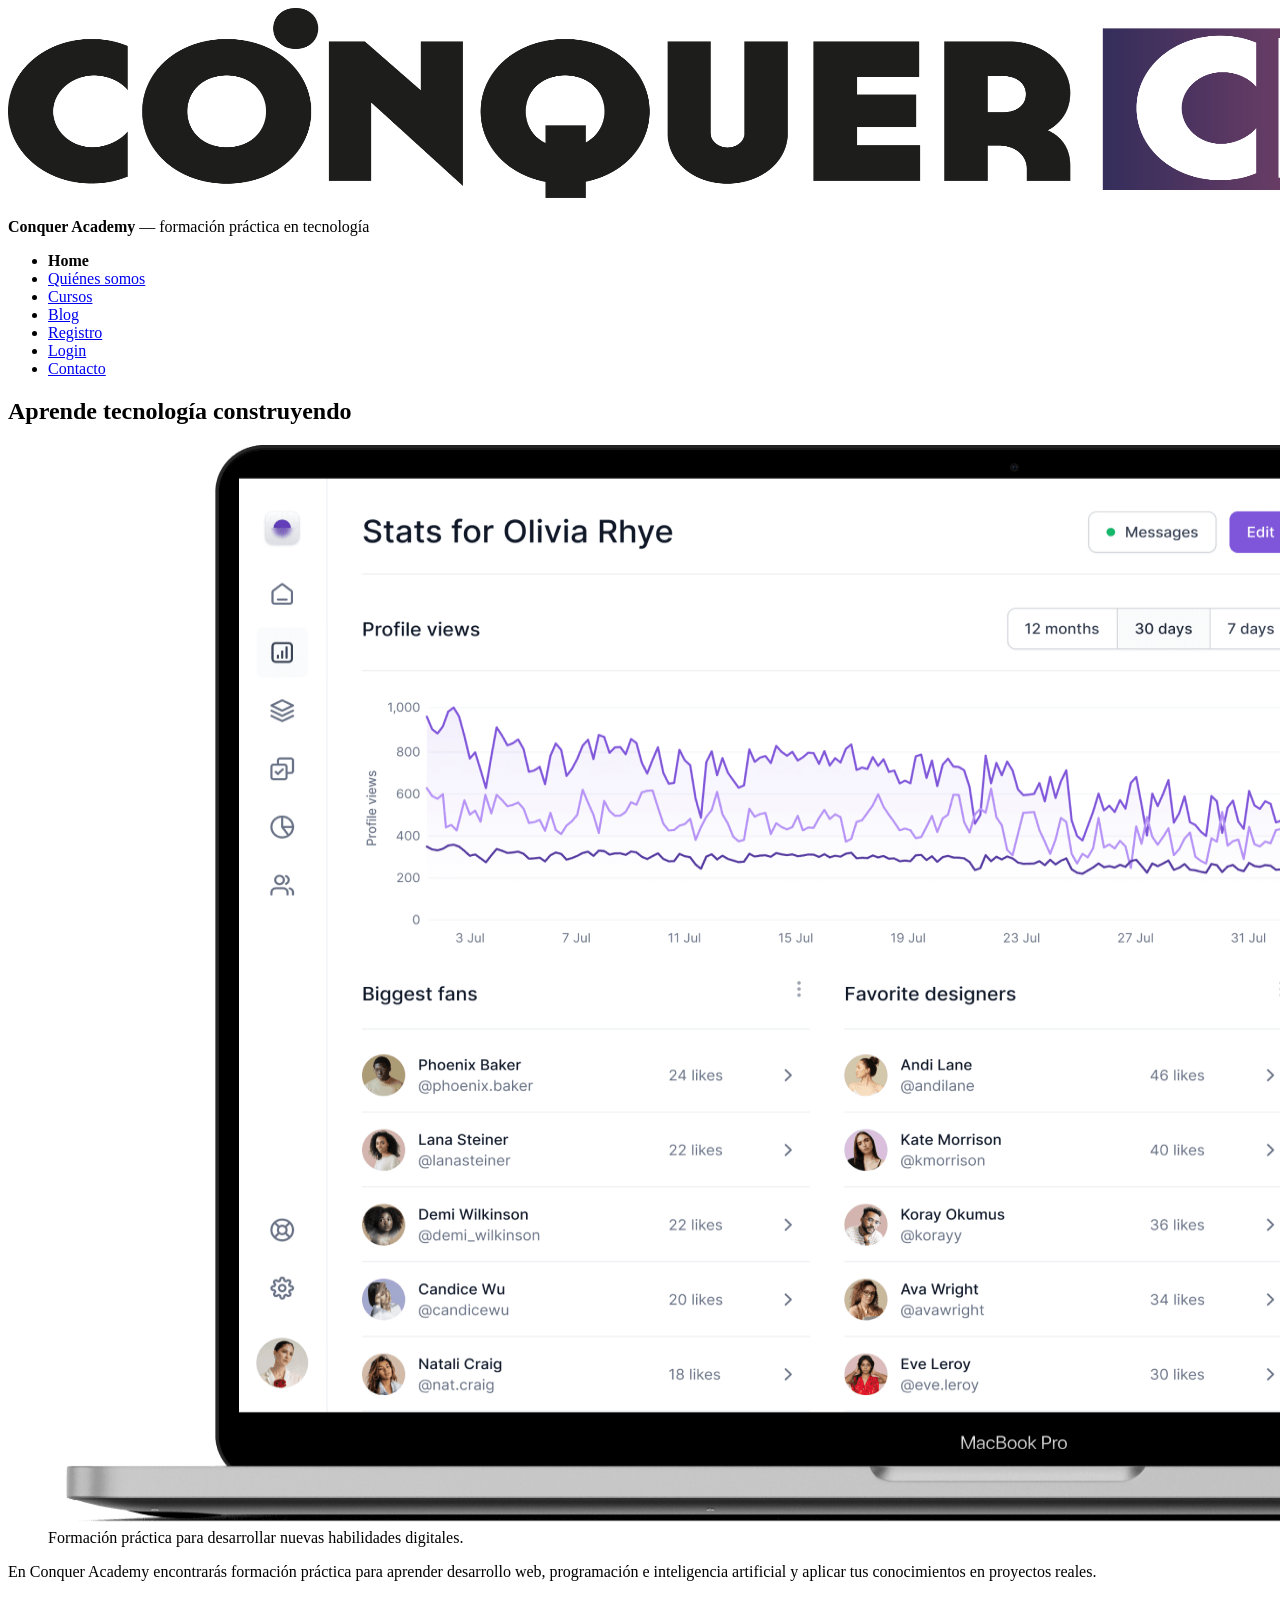
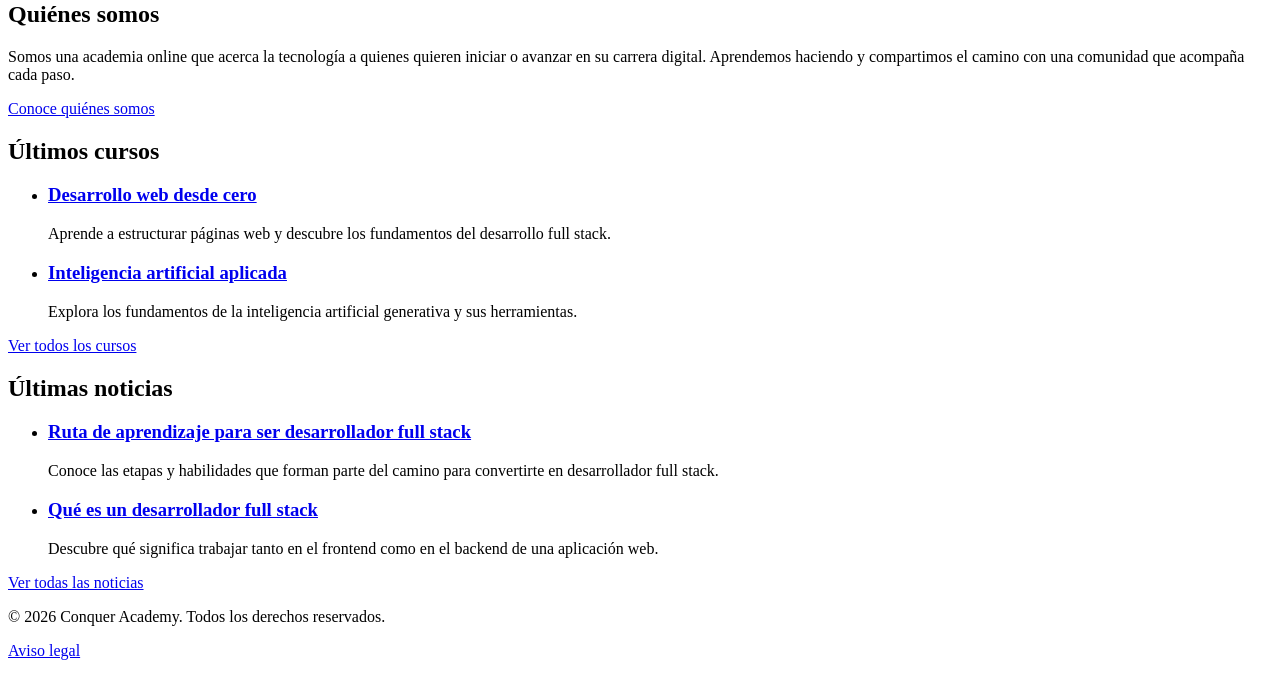
<file: PROYECTO HTML/index.html>
<!doctype html>
<html lang="es">
<head>
  <meta charset="utf-8">
  <meta name="viewport" content="width=device-width, initial-scale=1">
  <meta name="description" content="Conoce Conquer Academy, descubre nuestros cursos y lee las últimas noticias de tecnología.">
</head>
<body>
  <header>
    <a href="index.html"><img src="img/common/logotipo-conquer-crypto.png" alt="Logotipo de Conquer" width="2000" height="190"></a>
    <p><strong>Conquer Academy</strong> — formación práctica en tecnología</p>
    </figure>
    <nav>
      <ul>
        <li><strong>Home</strong></li>
        <li><a href="quienes-somos.html">Quiénes somos</a></li>
        <li>
          <a href="cursos.html">Cursos</a>
        </li>
        <li>
          <a href="blog.html">Blog</a>
        </li>
        <li><a href="registro.html">Registro</a></li>
        <li><a href="login.html">Login</a></li>
        <li><a href="contacto.html">Contacto</a></li>
      </ul>
    </nav>
  </header>
  <main>
    <section>
      <h2>Aprende tecnología construyendo</h2>
      <figure>
        <img src="img/home/banner-home.png" alt="Panel digital de seguimiento de una comunidad online" width="1920" height="1080">
        <figcaption>Formación práctica para desarrollar nuevas habilidades digitales.</figcaption>
      </figure>
      <p>En Conquer Academy encontrarás formación práctica para aprender desarrollo web, programación e inteligencia artificial y aplicar tus conocimientos en proyectos reales.</p>
    </section>

    <section>
      <h2>Quiénes somos</h2>
      <p>Somos una academia online que acerca la tecnología a quienes quieren iniciar o avanzar en su carrera digital. Aprendemos haciendo y compartimos el camino con una comunidad que acompaña cada paso.</p>
      <p><a href="quienes-somos.html">Conoce quiénes somos</a></p>
    </section>

    <section>
      <h2>Últimos cursos</h2>
      <ul>
        <li>
          <h3><a href="cursos.html#curso-web">Desarrollo web desde cero</a></h3>
          <p>Aprende a estructurar páginas web y descubre los fundamentos del desarrollo full stack.</p>
        </li>
        <li>
          <h3><a href="cursos.html#curso-ia">Inteligencia artificial aplicada</a></h3>
          <p>Explora los fundamentos de la inteligencia artificial generativa y sus herramientas.</p>
        </li>
      </ul>
      <p><a href="cursos.html">Ver todos los cursos</a></p>
    </section>

    <section>
      <h2>Últimas noticias</h2>
      <ul>
        <li>
          <h3><a href="blog.html#noticia-1">Ruta de aprendizaje para ser desarrollador full stack</a></h3>
          <p>Conoce las etapas y habilidades que forman parte del camino para convertirte en desarrollador full stack.</p>
        </li>
        <li>
          <h3><a href="blog.html#noticia-2">Qué es un desarrollador full stack</a></h3>
          <p>Descubre qué significa trabajar tanto en el frontend como en el backend de una aplicación web.</p>
        </li>
      </ul>
      <p><a href="blog.html">Ver todas las noticias</a></p>
    </section>
  </main>
  <footer>
    <p>&copy; 2026 Conquer Academy. Todos los derechos reservados.</p>
    <p><a href="aviso-legal.html">Aviso legal</a></p>
  </footer>
</body>
</html>
</file>
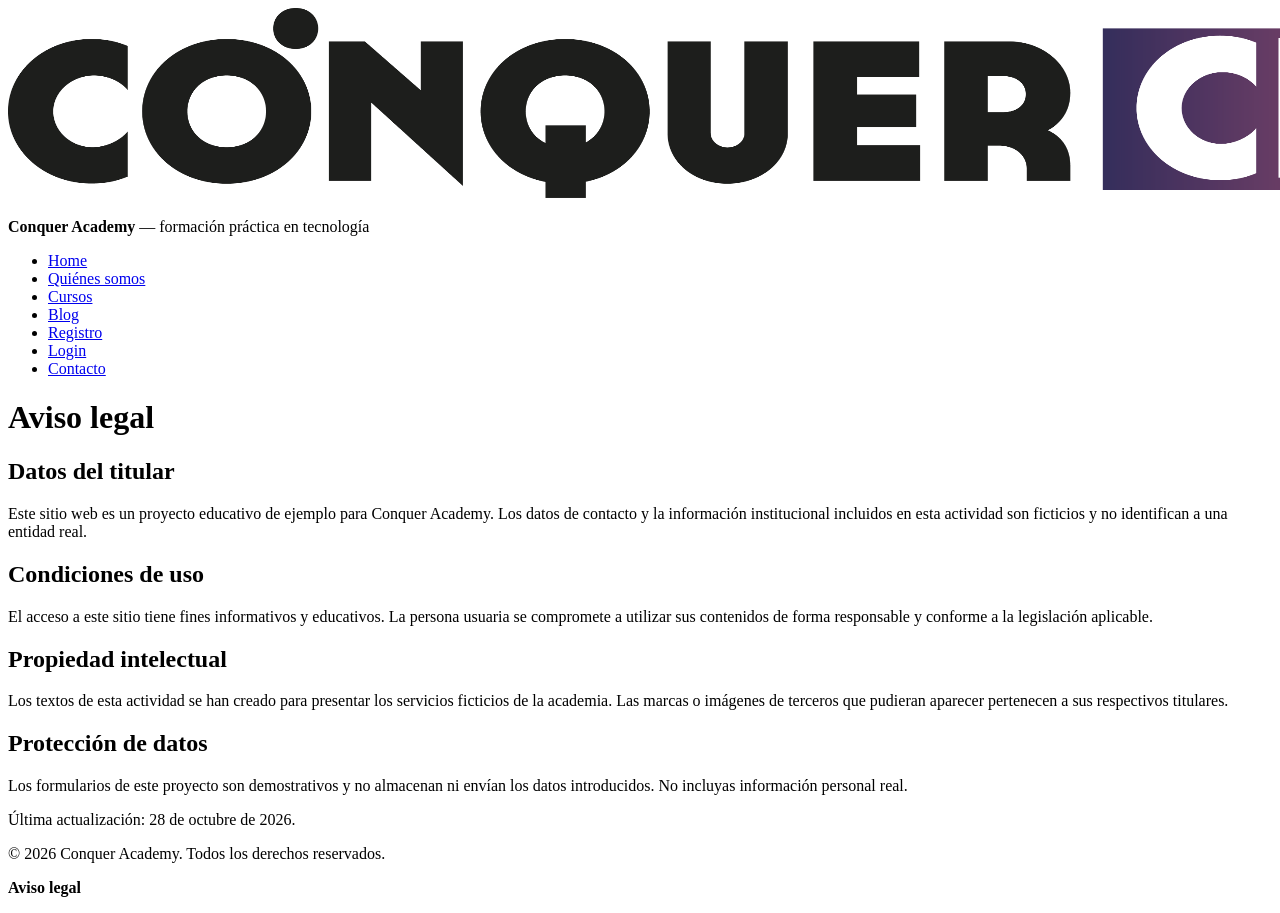
<file: PROYECTO HTML/aviso-legal.html>
<!doctype html>
<html lang="es">
<head>
  <meta charset="utf-8">
  <meta name="viewport" content="width=device-width, initial-scale=1">
  <title>Aviso legal | Conquer Academy</title>
  <meta name="description" content="Consulta la información legal y las condiciones de uso del sitio web de Conquer Academy.">
</head>
<body>
  <header>
    <a href="index.html"><img src="img/common/logotipo-conquer-crypto.png" alt="Logotipo de Conquer" width="2000" height="190"></a>
    <p><strong>Conquer Academy</strong> — formación práctica en tecnología</p>
    <nav><ul>
      <li><a href="index.html">Home</a></li><li><a href="quienes-somos.html">Quiénes somos</a></li><li><a href="cursos.html">Cursos</a></li><li><a href="blog.html">Blog</a></li><li><a href="registro.html">Registro</a></li><li><a href="login.html">Login</a></li><li><a href="contacto.html">Contacto</a></li>
    </ul></nav>
  </header>
  <main>
    <h1>Aviso legal</h1>
    <section>
      <h2>Datos del titular</h2>
      <p>Este sitio web es un proyecto educativo de ejemplo para Conquer Academy. Los datos de contacto y la información institucional incluidos en esta actividad son ficticios y no identifican a una entidad real.</p>
    </section>
    <section>
      <h2>Condiciones de uso</h2>
      <p>El acceso a este sitio tiene fines informativos y educativos. La persona usuaria se compromete a utilizar sus contenidos de forma responsable y conforme a la legislación aplicable.</p>
    </section>
    <section>
      <h2>Propiedad intelectual</h2>
      <p>Los textos de esta actividad se han creado para presentar los servicios ficticios de la academia. Las marcas o imágenes de terceros que pudieran aparecer pertenecen a sus respectivos titulares.</p>
    </section>
    <section>
      <h2>Protección de datos</h2>
      <p>Los formularios de este proyecto son demostrativos y no almacenan ni envían los datos introducidos. No incluyas información personal real.</p>
    </section>
    <p>Última actualización: 28 de octubre de 2026.</p>
  </main>
  <footer><p>&copy; 2026 Conquer Academy. Todos los derechos reservados.</p><p><strong>Aviso legal</strong></p></footer>
</body>
</html>
</file>
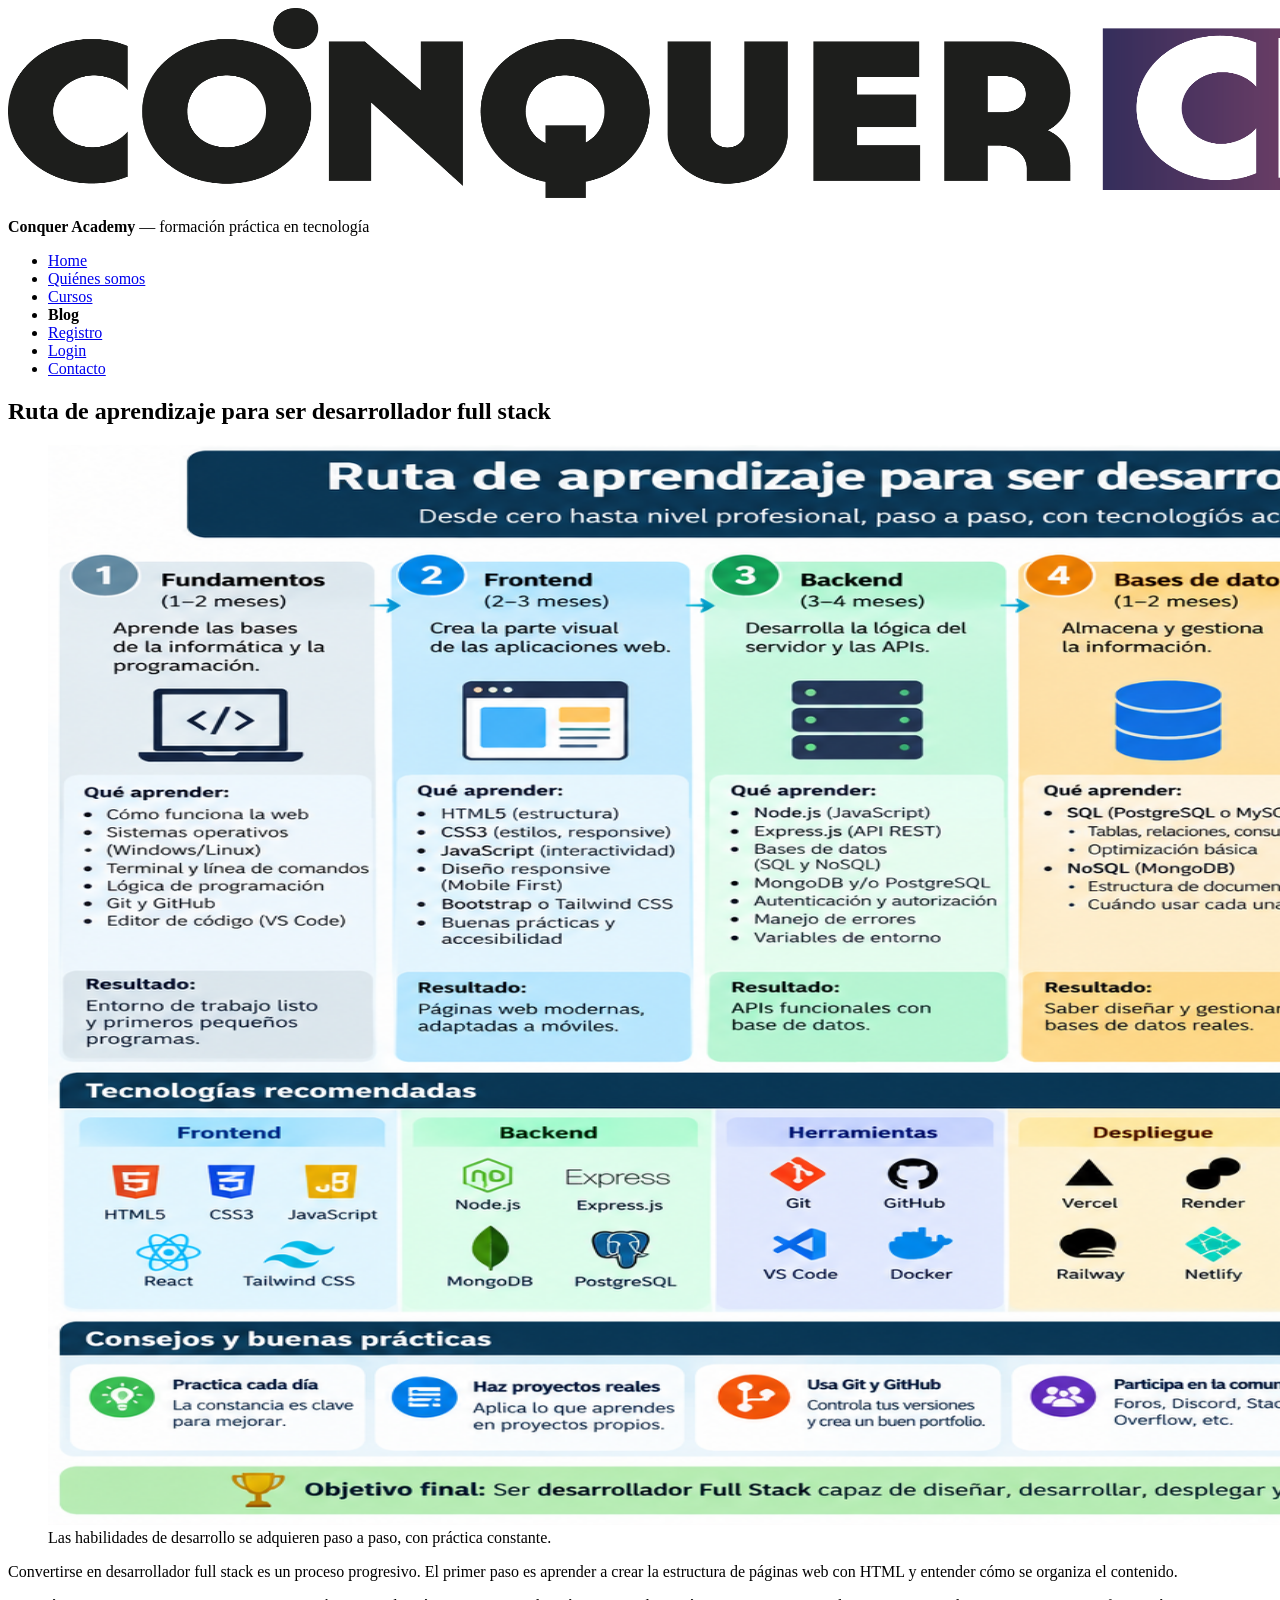
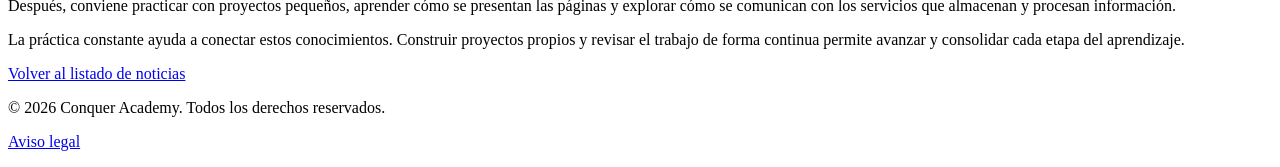
<file: PROYECTO HTML/blog-html-semantico.html>
<!doctype html>
<html lang="es">
<head>
  <meta charset="utf-8">
  <meta name="viewport" content="width=device-width, initial-scale=1">
  <title>Ruta de aprendizaje full stack | Conquer Academy</title>
  <meta name="description" content="Descubre una ruta de aprendizaje para convertirte en desarrollador full stack.">
</head>
<body>
  <header>
    <a href="index.html"><img src="img/common/logotipo-conquer-crypto.png" alt="Logotipo de Conquer" width="2000" height="190"></a>
    <p><strong>Conquer Academy</strong> — formación práctica en tecnología</p>
    <nav><ul>
      <li><a href="index.html">Home</a></li><li><a href="quienes-somos.html">Quiénes somos</a></li><li><a href="cursos.html">Cursos</a></li><li><strong>Blog</strong></li><li><a href="registro.html">Registro</a></li><li><a href="login.html">Login</a></li><li><a href="contacto.html">Contacto</a></li>
    </ul></nav>
  </header>
  <main>
    <article>
      <h1>Ruta de aprendizaje para ser desarrollador full stack</h1>
      <figure>
        <img src="img/blog/fullstack-roadmap.png" alt="Ruta de aprendizaje para ser desarrollador full stack" width="1920" height="1080">
        <figcaption>Las habilidades de desarrollo se adquieren paso a paso, con práctica constante.</figcaption>
      </figure>
      <p>Convertirse en desarrollador full stack es un proceso progresivo. El primer paso es aprender a crear la estructura de páginas web con HTML y entender cómo se organiza el contenido.</p>
      <p>Después, conviene practicar con proyectos pequeños, aprender cómo se presentan las páginas y explorar cómo se comunican con los servicios que almacenan y procesan información.</p>
      <p>La práctica constante ayuda a conectar estos conocimientos. Construir proyectos propios y revisar el trabajo de forma continua permite avanzar y consolidar cada etapa del aprendizaje.</p>
    </article>
    <p><a href="blog.html">Volver al listado de noticias</a></p>
  </main>
  <footer><p>&copy; 2026 Conquer Academy. Todos los derechos reservados.</p><p><a href="aviso-legal.html">Aviso legal</a></p></footer>
</body>
</html>
</file>
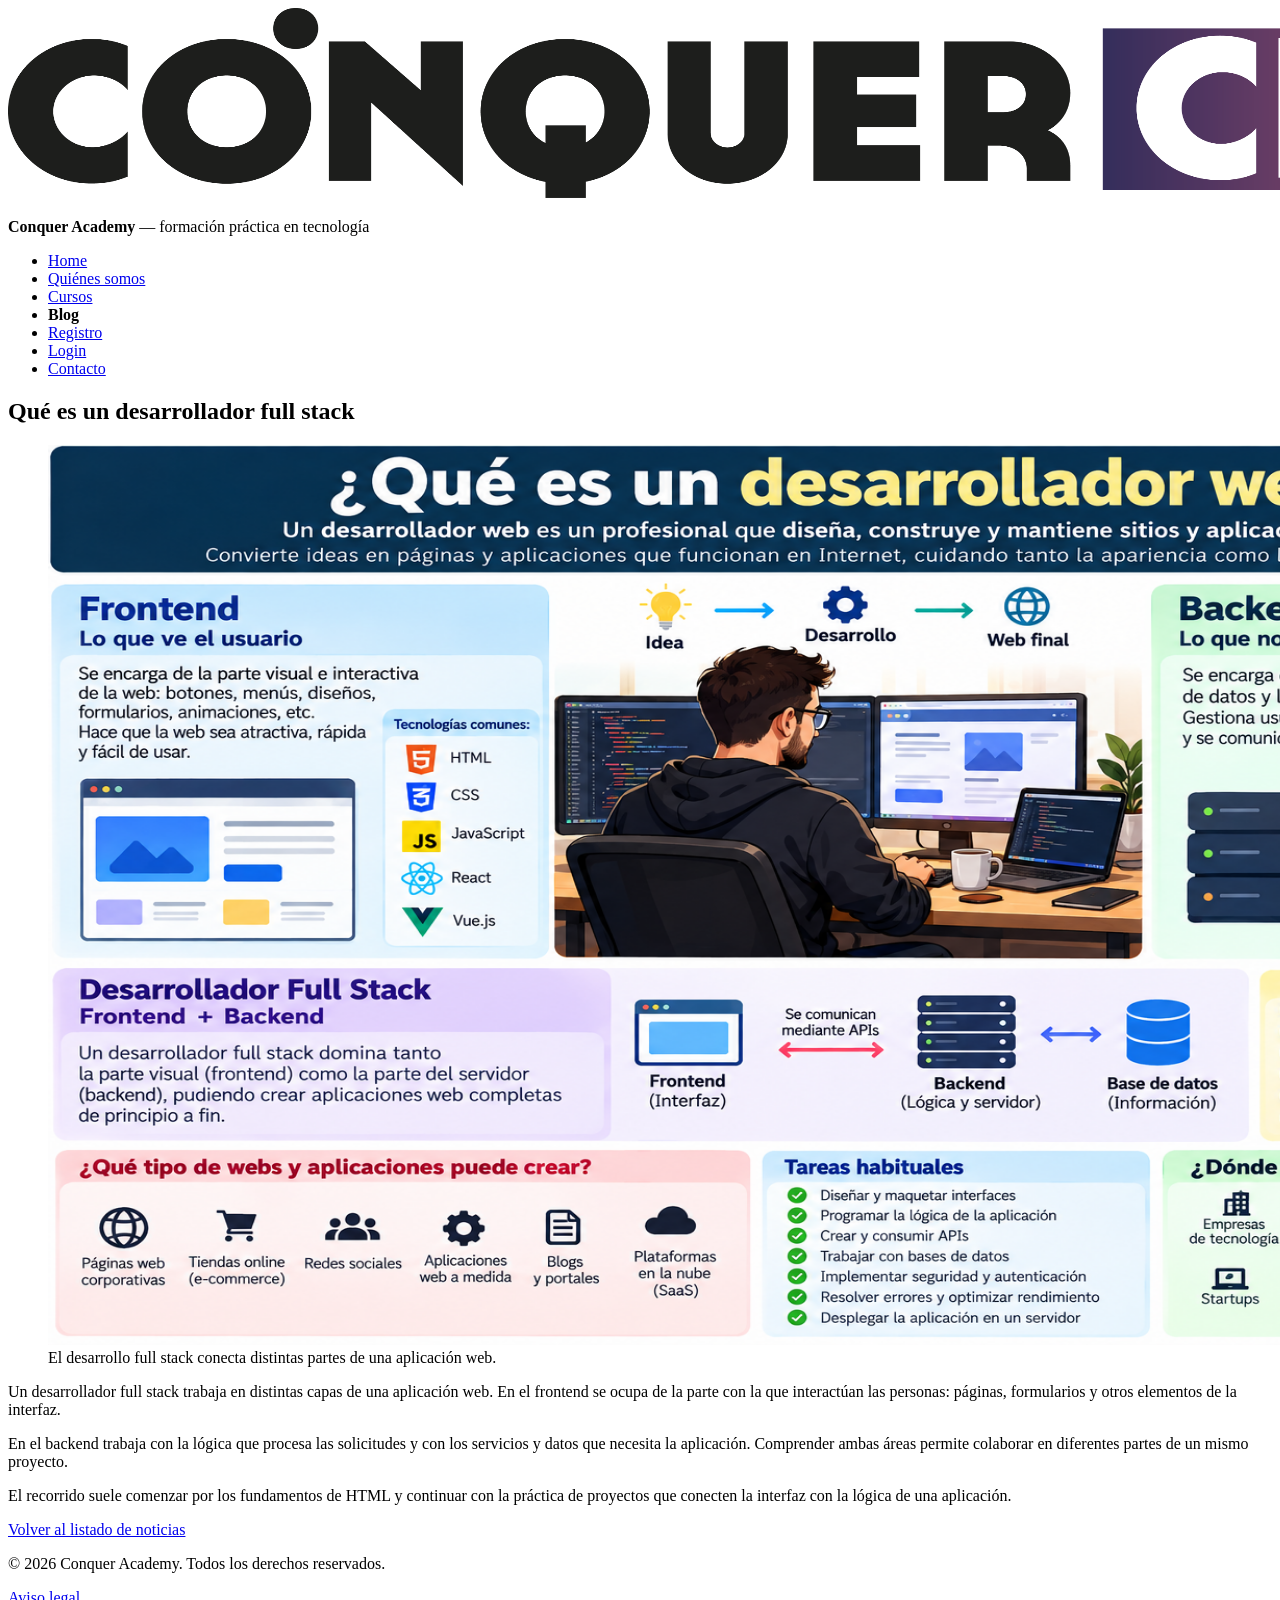
<file: PROYECTO HTML/blog-ia-aprendizaje.html>
<!doctype html>
<html lang="es">
<head>
  <meta charset="utf-8">
  <meta name="viewport" content="width=device-width, initial-scale=1">
  <title>Qué es un desarrollador full stack | Conquer Academy</title>
  <meta name="description" content="Conoce qué hace un desarrollador full stack y qué áreas abarca su trabajo.">
</head>
<body>
  <header>
    <a href="index.html"><img src="img/common/logotipo-conquer-crypto.png" alt="Logotipo de Conquer" width="2000" height="190"></a>
    <p><strong>Conquer Academy</strong> — formación práctica en tecnología</p>
    <nav><ul>
      <li><a href="index.html">Home</a></li><li><a href="quienes-somos.html">Quiénes somos</a></li><li><a href="cursos.html">Cursos</a></li><li><strong>Blog</strong></li><li><a href="registro.html">Registro</a></li><li><a href="login.html">Login</a></li><li><a href="contacto.html">Contacto</a></li>
    </ul></nav>
  </header>
  <main>
    <article>
      <h1>Qué es un desarrollador full stack</h1>
      <figure>
        <img src="img/blog/que-es-fullstack.png" alt="Desarrollador full stack explicando desarrollo web" width="1600" height="900">
        <figcaption>El desarrollo full stack conecta distintas partes de una aplicación web.</figcaption>
      </figure>
      <p>Un desarrollador full stack trabaja en distintas capas de una aplicación web. En el frontend se ocupa de la parte con la que interactúan las personas: páginas, formularios y otros elementos de la interfaz.</p>
      <p>En el backend trabaja con la lógica que procesa las solicitudes y con los servicios y datos que necesita la aplicación. Comprender ambas áreas permite colaborar en diferentes partes de un mismo proyecto.</p>
      <p>El recorrido suele comenzar por los fundamentos de HTML y continuar con la práctica de proyectos que conecten la interfaz con la lógica de una aplicación.</p>
    </article>
    <p><a href="blog.html">Volver al listado de noticias</a></p>
  </main>
  <footer><p>&copy; 2026 Conquer Academy. Todos los derechos reservados.</p><p><a href="aviso-legal.html">Aviso legal</a></p></footer>
</body>
</html>
</file>
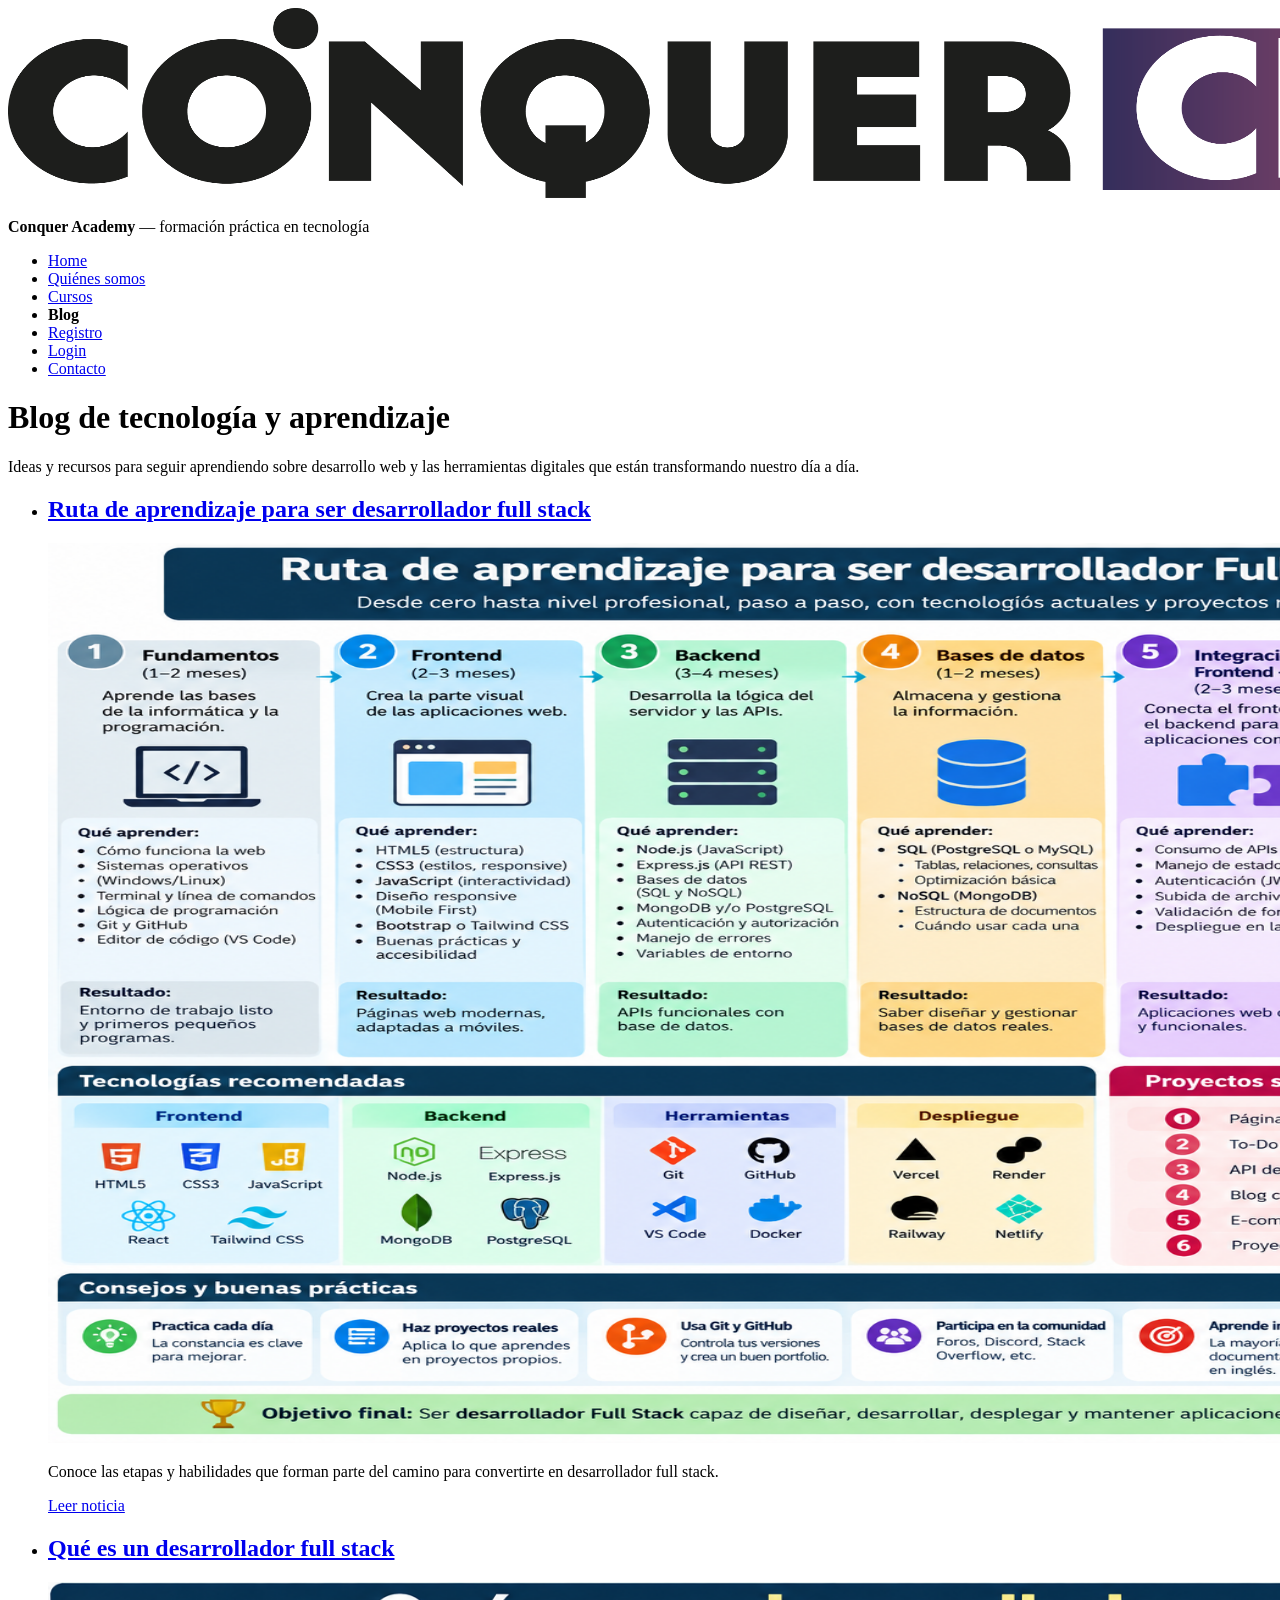
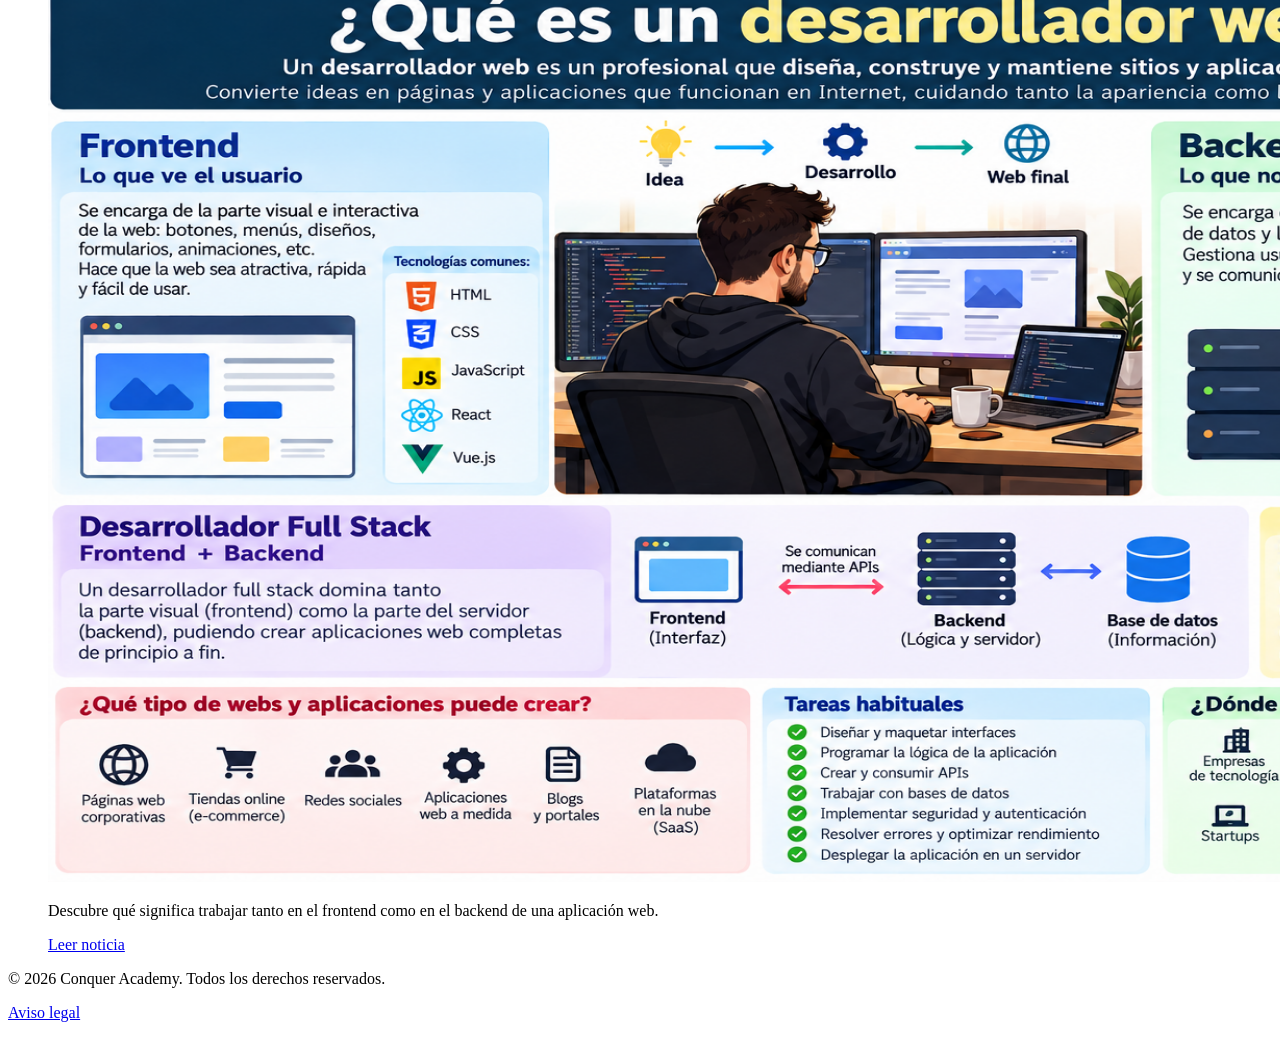
<file: PROYECTO HTML/blog.html>
<!doctype html>
<html lang="es">
<head>
  <meta charset="utf-8">
  <meta name="viewport" content="width=device-width, initial-scale=1">
  <title>Blog | Conquer Academy</title>
  <meta name="description" content="Lee artículos sobre desarrollo web, aprendizaje e inteligencia artificial en el blog de Conquer Academy.">
</head>
<body>
  <header>
    <a href="index.html"><img src="img/common/logotipo-conquer-crypto.png" alt="Logotipo de Conquer" width="2000" height="190"></a>
    <p><strong>Conquer Academy</strong> — formación práctica en tecnología</p>
    <nav><ul>
      <li><a href="index.html">Home</a></li><li><a href="quienes-somos.html">Quiénes somos</a></li><li><a href="cursos.html">Cursos</a></li><li><strong>Blog</strong></li><li><a href="registro.html">Registro</a></li><li><a href="login.html">Login</a></li><li><a href="contacto.html">Contacto</a></li>
    </ul></nav>
  </header>
  <main>
    <h1>Blog de tecnología y aprendizaje</h1>
    <p>Ideas y recursos para seguir aprendiendo sobre desarrollo web y las herramientas digitales que están transformando nuestro día a día.</p>
    <ul>
      <li>
        <article id="noticia-1">
          <h2><a href="blog-html-semantico.html">Ruta de aprendizaje para ser desarrollador full stack</a></h2>
          <img src="img/blog/fullstack-roadmap.png" alt="Un desarrollador presenta una ruta de aprendizaje full stack" width="1600" height="900">
          <p>Conoce las etapas y habilidades que forman parte del camino para convertirte en desarrollador full stack.</p>
          <p><a href="blog-html-semantico.html">Leer noticia</a></p>
        </article>
      </li>
      <li>
        <article id="noticia-2">
          <h2><a href="blog-ia-aprendizaje.html">Qué es un desarrollador full stack</a></h2>
          <img src="img/blog/que-es-fullstack.png" alt="Desarrollador full stack explicando desarrollo web" width="1600" height="900">
          <p>Descubre qué significa trabajar tanto en el frontend como en el backend de una aplicación web.</p>
          <p><a href="blog-ia-aprendizaje.html">Leer noticia</a></p>
        </article>
      </li>
    </ul>
  </main>
  <footer><p>&copy; 2026 Conquer Academy. Todos los derechos reservados.</p><p><a href="aviso-legal.html">Aviso legal</a></p></footer>
</body>
</html>
</file>
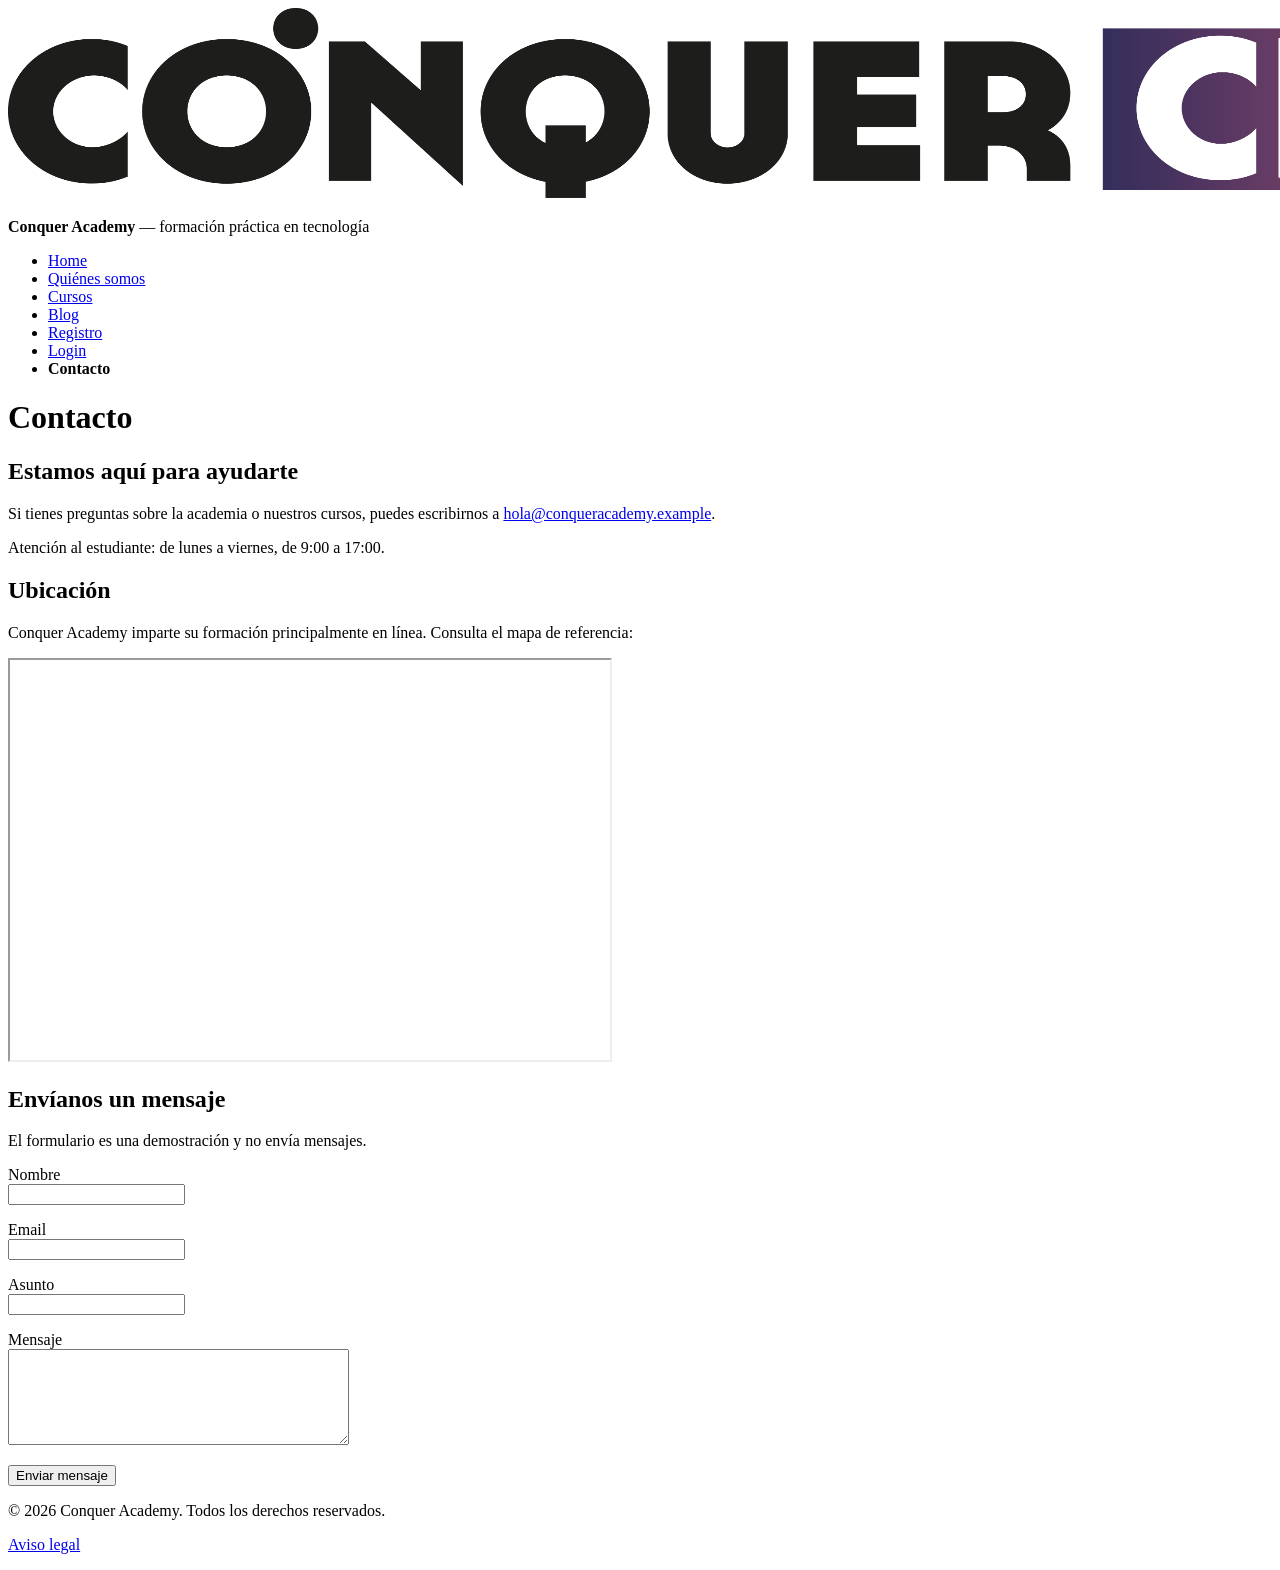
<file: PROYECTO HTML/contacto.html>
<!doctype html>
<html lang="es">
<head>
  <meta charset="utf-8">
  <meta name="viewport" content="width=device-width, initial-scale=1">
  <title>Contacto | Conquer Academy</title>
  <meta name="description" content="Contacta con Conquer Academy para resolver tus dudas sobre cursos y formación tecnológica.">
</head>
<body>
  <header>
    <a href="index.html"><img src="img/common/logotipo-conquer-crypto.png" alt="Logotipo de Conquer" width="2000" height="190"></a>
    <p><strong>Conquer Academy</strong> — formación práctica en tecnología</p>
    <nav><ul>
      <li><a href="index.html">Home</a></li><li><a href="quienes-somos.html">Quiénes somos</a></li><li><a href="cursos.html">Cursos</a></li><li><a href="blog.html">Blog</a></li><li><a href="registro.html">Registro</a></li><li><a href="login.html">Login</a></li><li><strong>Contacto</strong></li>
    </ul></nav>
  </header>
  <main>
    <h1>Contacto</h1>
    <section>
      <h2>Estamos aquí para ayudarte</h2>
      <p>Si tienes preguntas sobre la academia o nuestros cursos, puedes escribirnos a <a href="mailto:hola@conqueracademy.example">hola@conqueracademy.example</a>.</p>
      <p>Atención al estudiante: de lunes a viernes, de 9:00 a 17:00.</p>
    </section>
    <section>
      <h2>Ubicación</h2>
      <p>Conquer Academy imparte su formación principalmente en línea. Consulta el mapa de referencia:</p>
      <iframe title="Mapa de Madrid" src="https://maps.google.com/maps?q=Madrid%2C%20Spain&amp;output=embed" width="600" height="400" loading="lazy" referrerpolicy="no-referrer-when-downgrade"></iframe>
    </section>
    <section>
      <h2>Envíanos un mensaje</h2>
      <p>El formulario es una demostración y no envía mensajes.</p>
      <form>
        <p><label for="nombre">Nombre</label><br><input type="text" id="nombre" name="nombre" autocomplete="name" required></p>
        <p><label for="email">Email</label><br><input type="email" id="email" name="email" autocomplete="email" required></p>
        <p><label for="asunto">Asunto</label><br><input type="text" id="asunto" name="asunto" required></p>
        <p><label for="mensaje">Mensaje</label><br><textarea id="mensaje" name="mensaje" rows="6" cols="40" required></textarea></p>
        <p><button type="submit">Enviar mensaje</button></p>
      </form>
    </section>
  </main>
  <footer><p>&copy; 2026 Conquer Academy. Todos los derechos reservados.</p><p><a href="aviso-legal.html">Aviso legal</a></p></footer>
</body>
</html>
</file>
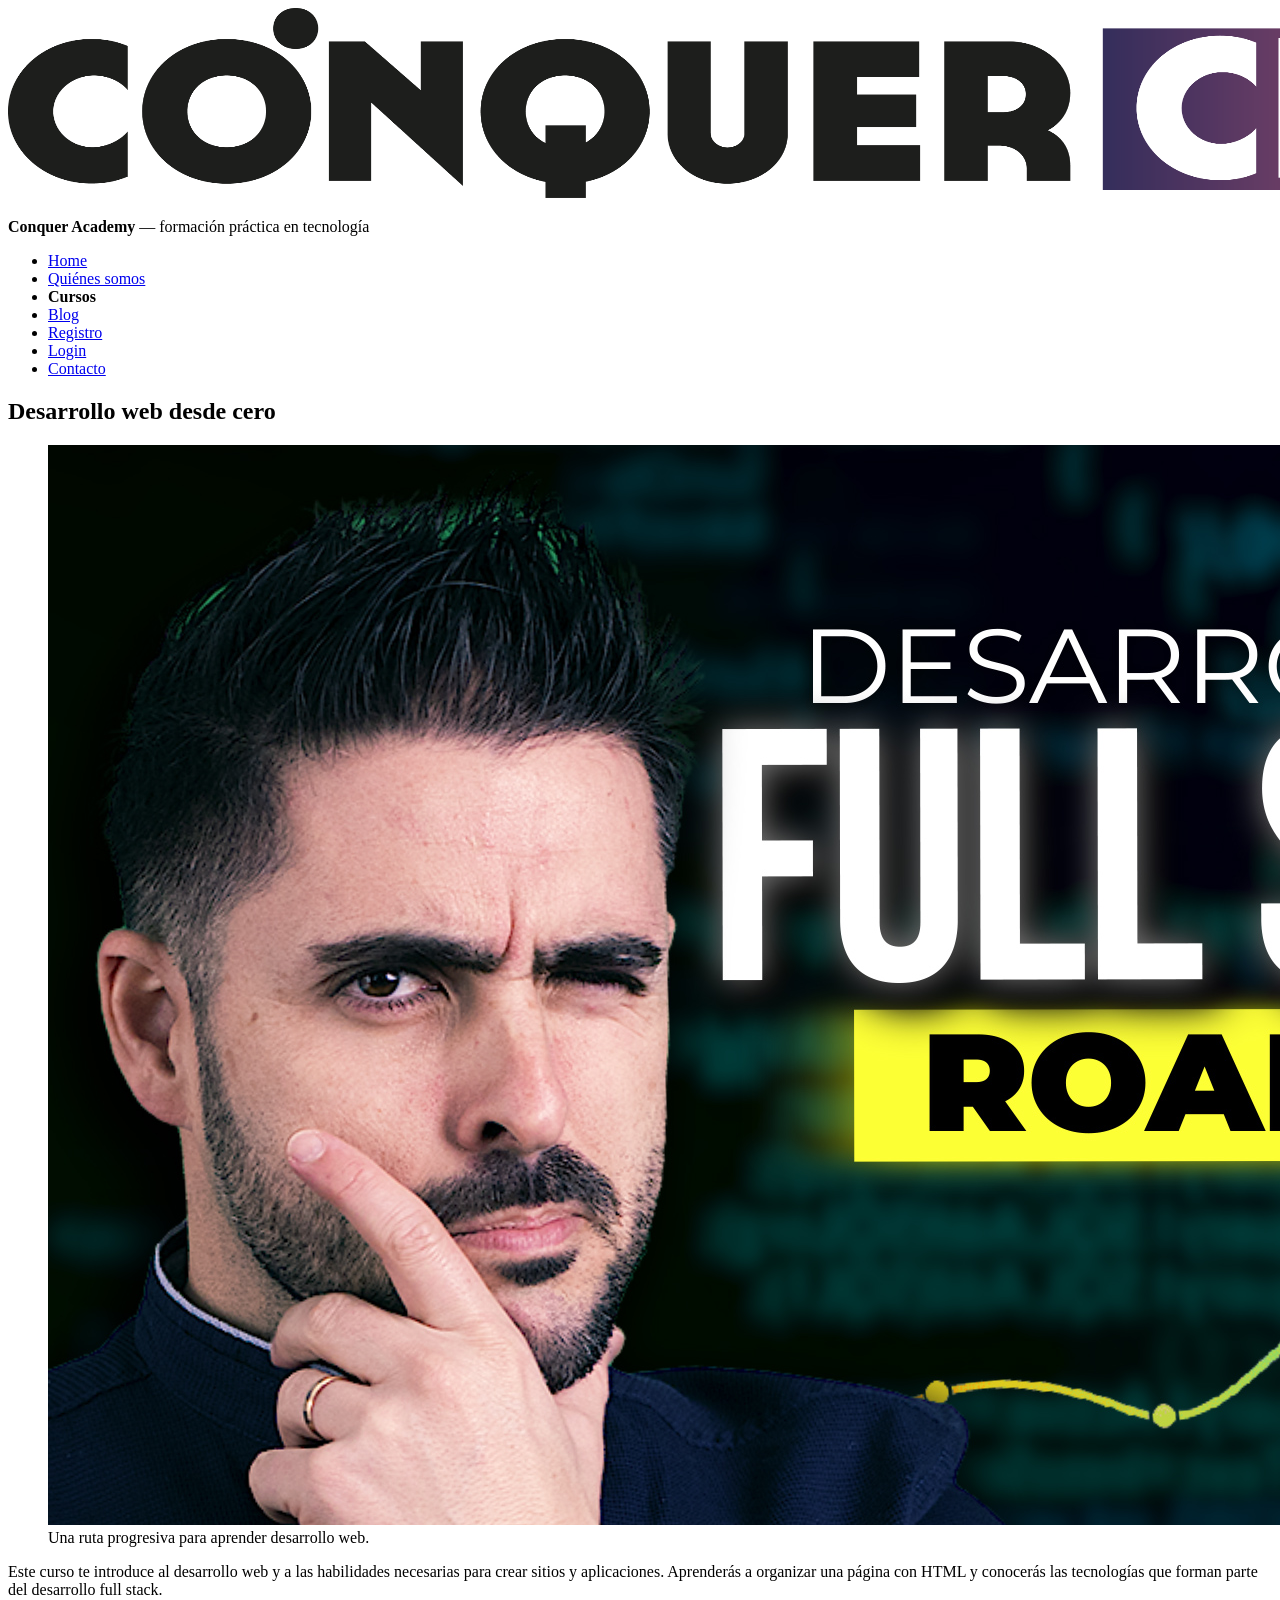
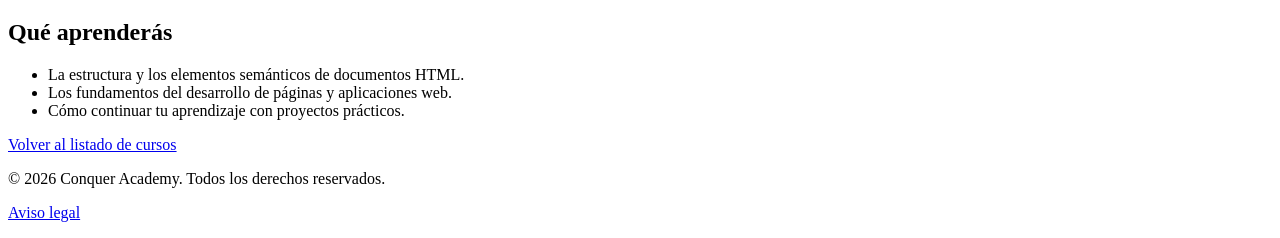
<file: PROYECTO HTML/curso-desarrollo-web.html>
<!doctype html>
<html lang="es">
<head>
  <meta charset="utf-8">
  <meta name="viewport" content="width=device-width, initial-scale=1">
  <title>Desarrollo web desde cero | Conquer Academy</title>
  <meta name="description" content="Conoce el curso de desarrollo web desde cero de Conquer Academy.">
</head>
<body>
  <header>
    <a href="index.html"><img src="img/common/logotipo-conquer-crypto.png" alt="Logotipo de Conquer" width="2000" height="190"></a>
    <p><strong>Conquer Academy</strong> — formación práctica en tecnología</p>
    <nav><ul>
      <li><a href="index.html">Home</a></li><li><a href="quienes-somos.html">Quiénes somos</a></li><li><strong>Cursos</strong></li><li><a href="blog.html">Blog</a></li><li><a href="registro.html">Registro</a></li><li><a href="login.html">Login</a></li><li><a href="contacto.html">Contacto</a></li>
    </ul></nav>
  </header>
  <main>
    <article>
      <h1>Desarrollo web desde cero</h1>
      <figure>
        <img src="img/blog/fullstack-roadmap.jpeg" alt="Ruta de aprendizaje para ser desarrollador full stack" width="1920" height="1080">
        <figcaption>Una ruta progresiva para aprender desarrollo web.</figcaption>
      </figure>
      <p>Este curso te introduce al desarrollo web y a las habilidades necesarias para crear sitios y aplicaciones. Aprenderás a organizar una página con HTML y conocerás las tecnologías que forman parte del desarrollo full stack.</p>
      <h2>Qué aprenderás</h2>
      <ul>
        <li>La estructura y los elementos semánticos de documentos HTML.</li>
        <li>Los fundamentos del desarrollo de páginas y aplicaciones web.</li>
        <li>Cómo continuar tu aprendizaje con proyectos prácticos.</li>
      </ul>
    </article>
    <p><a href="cursos.html">Volver al listado de cursos</a></p>
  </main>
  <footer><p>&copy; 2026 Conquer Academy. Todos los derechos reservados.</p><p><a href="aviso-legal.html">Aviso legal</a></p></footer>
</body>
</html>
</file>
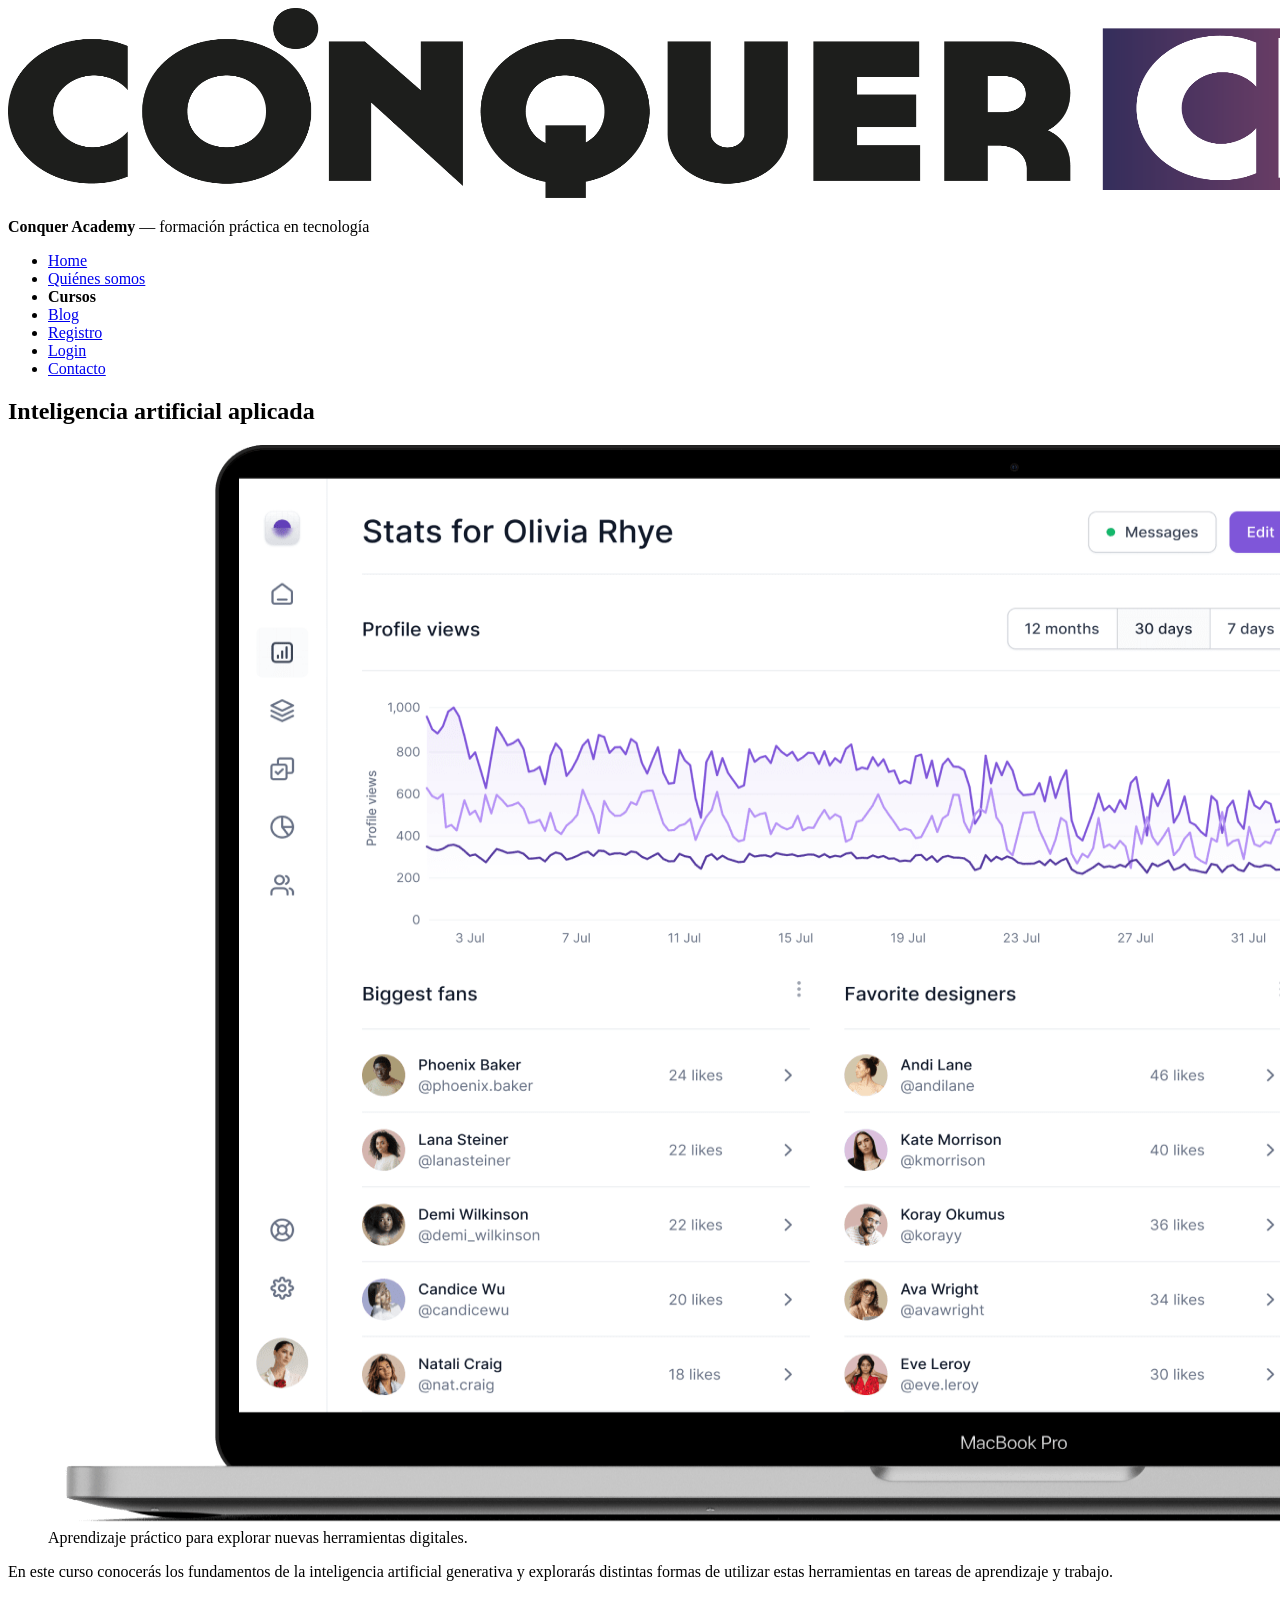
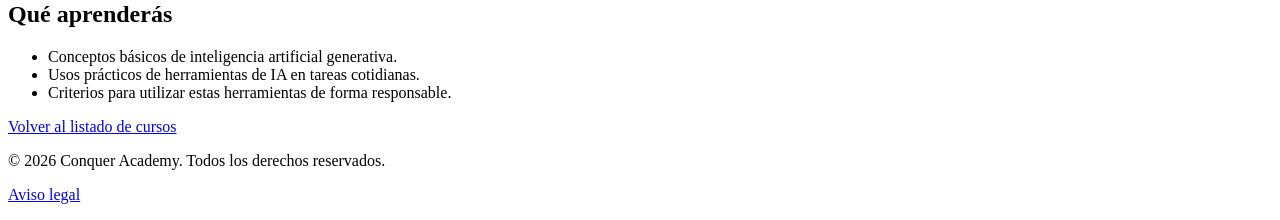
<file: PROYECTO HTML/curso-inteligencia-artificial.html>
<!doctype html>
<html lang="es">
<head>
  <meta charset="utf-8">
  <meta name="viewport" content="width=device-width, initial-scale=1">
  <title>Inteligencia artificial aplicada | Conquer Academy</title>
  <meta name="description" content="Conoce el curso de inteligencia artificial aplicada de Conquer Academy.">
</head>
<body>
  <header>
    <a href="index.html"><img src="img/common/logotipo-conquer-crypto.png" alt="Logotipo de Conquer" width="2000" height="190"></a>
    <p><strong>Conquer Academy</strong> — formación práctica en tecnología</p>
    <nav><ul>
      <li><a href="index.html">Home</a></li><li><a href="quienes-somos.html">Quiénes somos</a></li><li><strong>Cursos</strong></li><li><a href="blog.html">Blog</a></li><li><a href="registro.html">Registro</a></li><li><a href="login.html">Login</a></li><li><a href="contacto.html">Contacto</a></li>
    </ul></nav>
  </header>
  <main>
    <article>
      <h1>Inteligencia artificial aplicada</h1>
      <figure>
        <img src="img/home/banner-home.png" alt="Panel digital de seguimiento de una comunidad online" width="1920" height="1080">
        <figcaption>Aprendizaje práctico para explorar nuevas herramientas digitales.</figcaption>
      </figure>
      <p>En este curso conocerás los fundamentos de la inteligencia artificial generativa y explorarás distintas formas de utilizar estas herramientas en tareas de aprendizaje y trabajo.</p>
      <h2>Qué aprenderás</h2>
      <ul>
        <li>Conceptos básicos de inteligencia artificial generativa.</li>
        <li>Usos prácticos de herramientas de IA en tareas cotidianas.</li>
        <li>Criterios para utilizar estas herramientas de forma responsable.</li>
      </ul>
    </article>
    <p><a href="cursos.html">Volver al listado de cursos</a></p>
  </main>
  <footer><p>&copy; 2026 Conquer Academy. Todos los derechos reservados.</p><p><a href="aviso-legal.html">Aviso legal</a></p></footer>
</body>
</html>
</file>
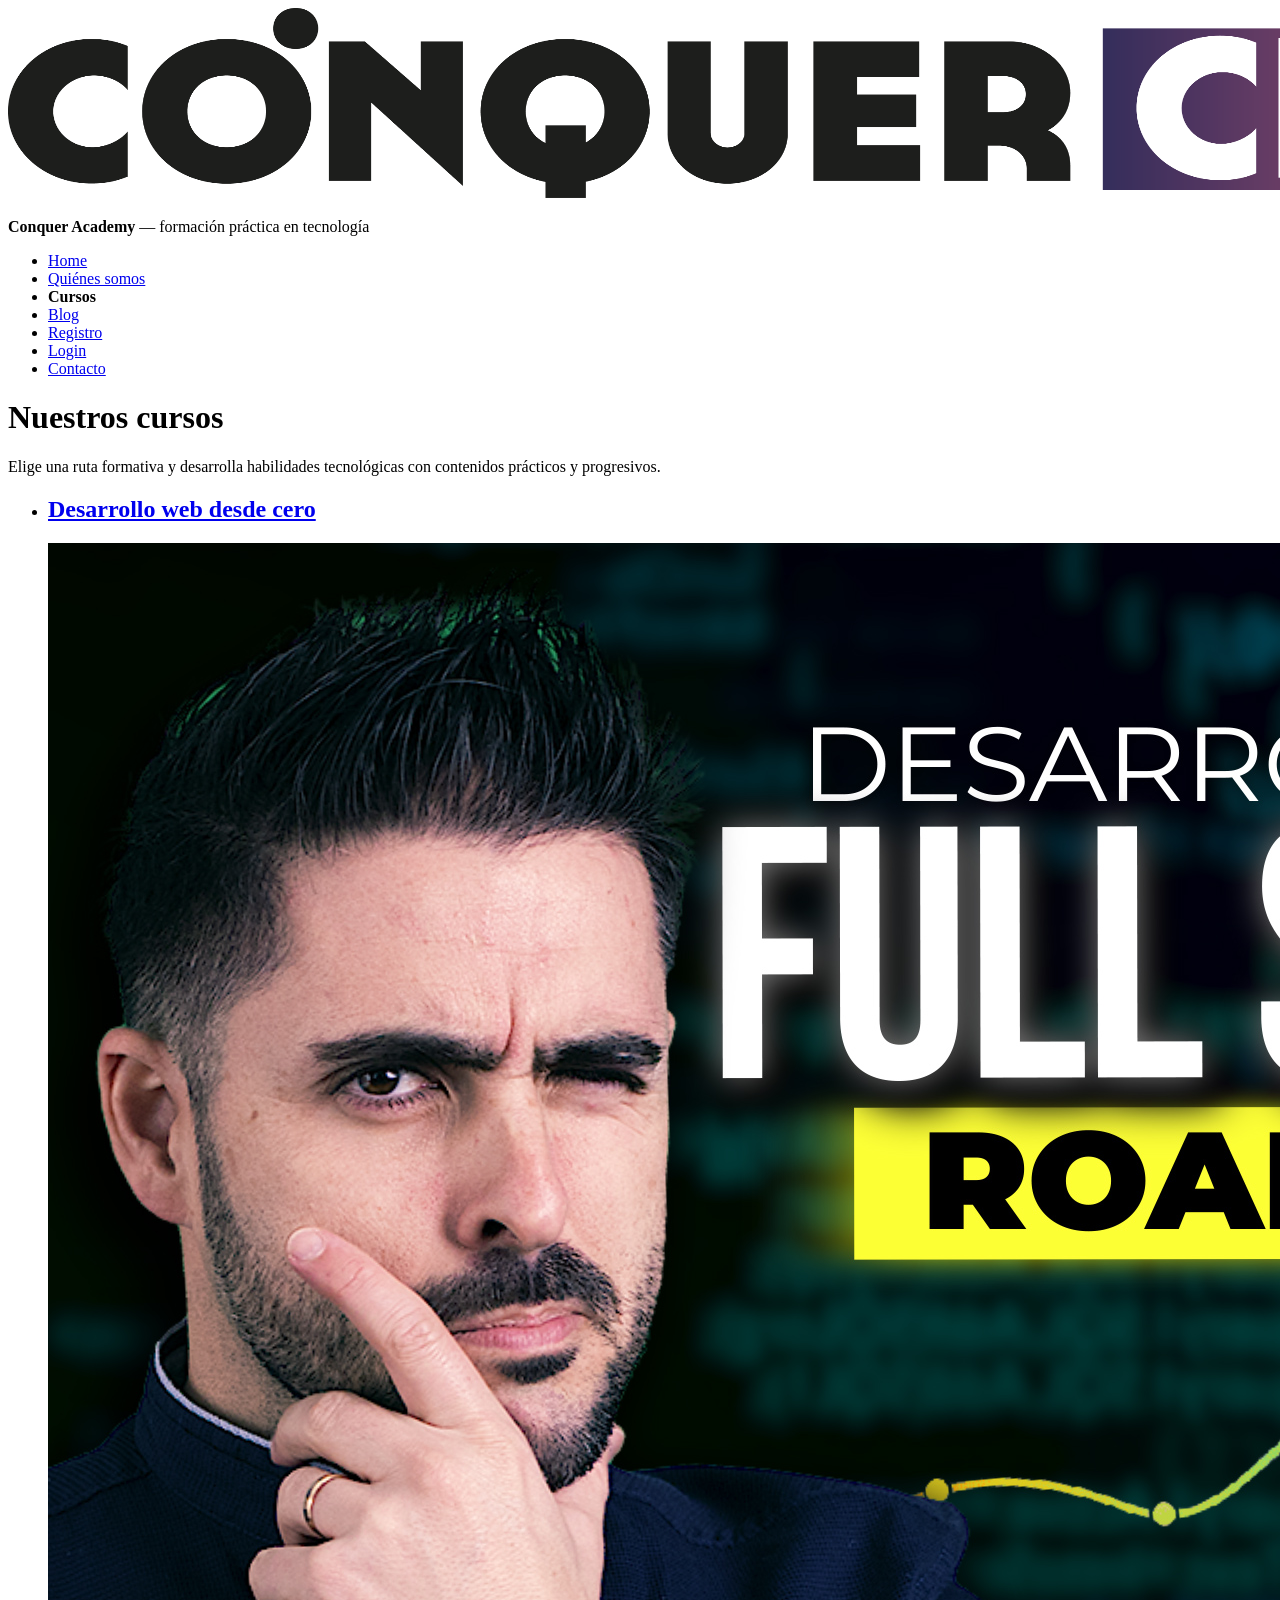
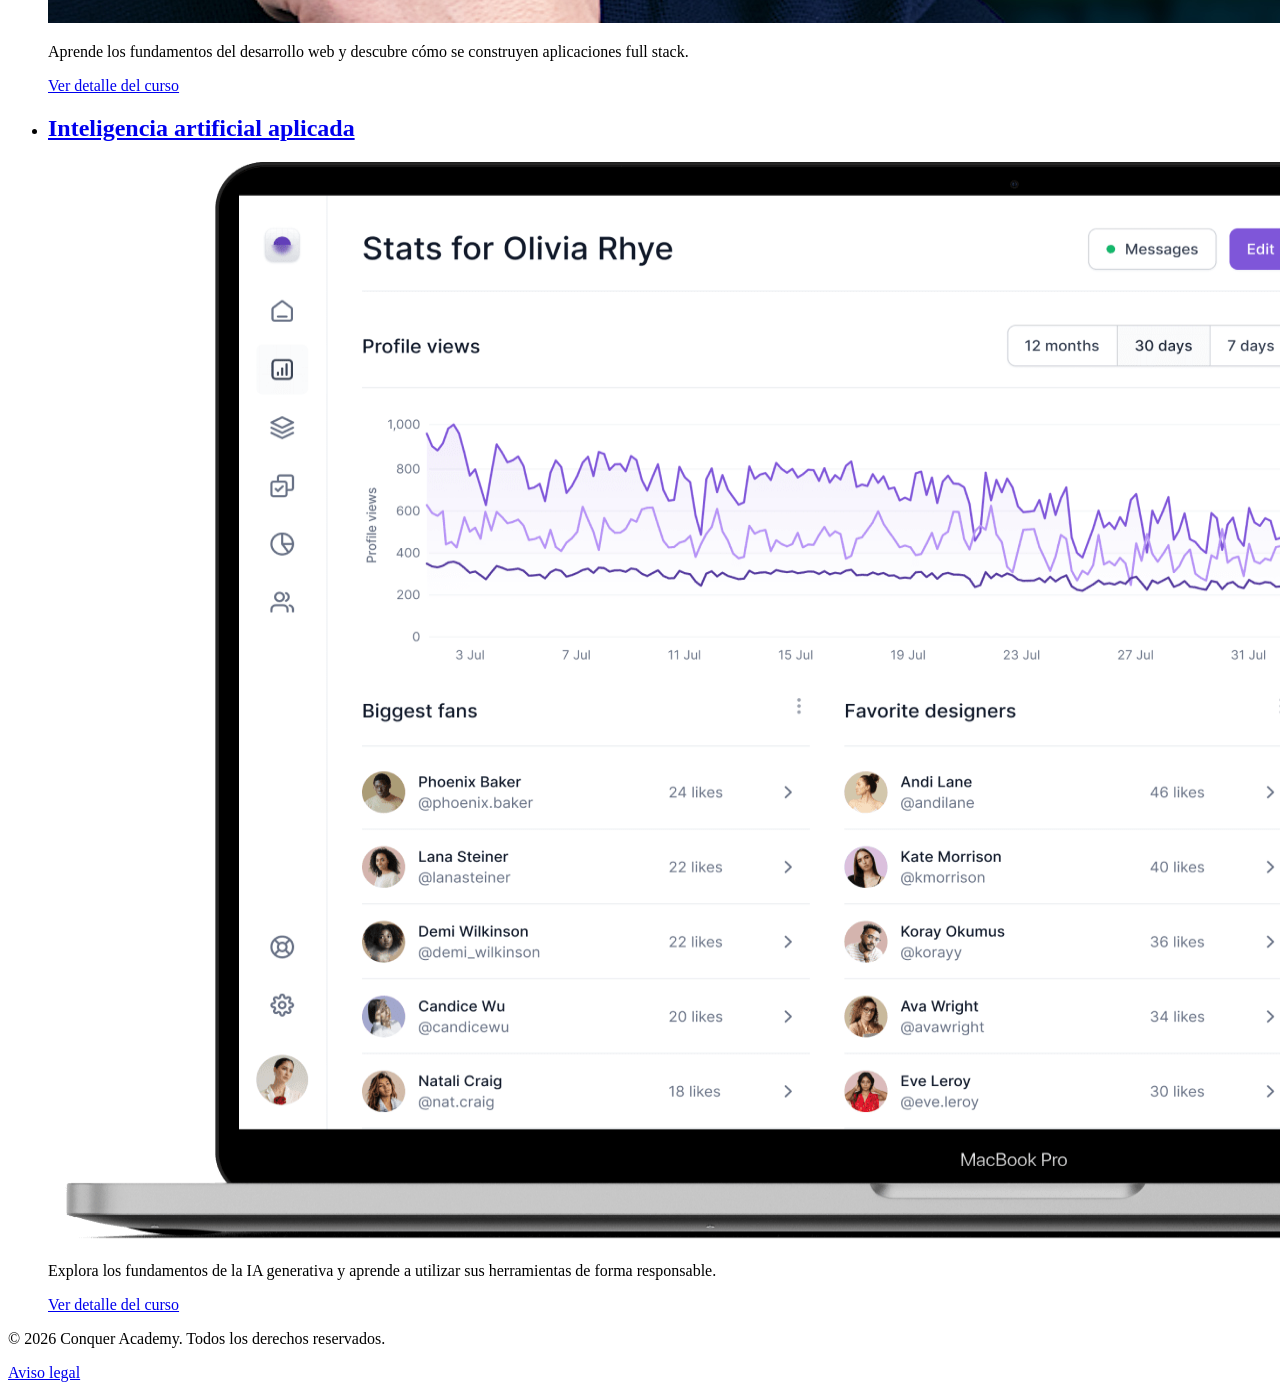
<file: PROYECTO HTML/cursos.html>
<!doctype html>
<html lang="es">
<head>
  <meta charset="utf-8">
  <meta name="viewport" content="width=device-width, initial-scale=1">
  <title>Cursos | Conquer Academy</title>
  <meta name="description" content="Consulta los cursos de desarrollo web e inteligencia artificial disponibles en Conquer Academy.">
</head>
<body>
  <header>
    <a href="index.html"><img src="img/common/logotipo-conquer-crypto.png" alt="Logotipo de Conquer" width="2000" height="190"></a>
    <p><strong>Conquer Academy</strong> — formación práctica en tecnología</p>
    <nav><ul>
      <li><a href="index.html">Home</a></li><li><a href="quienes-somos.html">Quiénes somos</a></li><li><strong>Cursos</strong></li><li><a href="blog.html">Blog</a></li><li><a href="registro.html">Registro</a></li><li><a href="login.html">Login</a></li><li><a href="contacto.html">Contacto</a></li>
    </ul></nav>
  </header>
  <main>
    <h1>Nuestros cursos</h1>
    <p>Elige una ruta formativa y desarrolla habilidades tecnológicas con contenidos prácticos y progresivos.</p>
    <ul>
      <li>
        <section id="curso-web">
          <h2><a href="curso-desarrollo-web.html">Desarrollo web desde cero</a></h2>
          <img src="img/blog/fullstack-roadmap.jpeg" alt="Ruta de aprendizaje para ser desarrollador full stack" width="1920" height="1080">
          <p>Aprende los fundamentos del desarrollo web y descubre cómo se construyen aplicaciones full stack.</p>
          <p><a href="curso-desarrollo-web.html">Ver detalle del curso</a></p>
        </section>
      </li>
      <li>
        <section id="curso-ia">
          <h2><a href="curso-inteligencia-artificial.html">Inteligencia artificial aplicada</a></h2>
          <img src="img/home/banner-home.png" alt="Panel digital de seguimiento de una comunidad online" width="1920" height="1080">
          <p>Explora los fundamentos de la IA generativa y aprende a utilizar sus herramientas de forma responsable.</p>
          <p><a href="curso-inteligencia-artificial.html">Ver detalle del curso</a></p>
        </section>
      </li>
    </ul>
  </main>
  <footer><p>&copy; 2026 Conquer Academy. Todos los derechos reservados.</p><p><a href="aviso-legal.html">Aviso legal</a></p></footer>
</body>
</html>
</file>
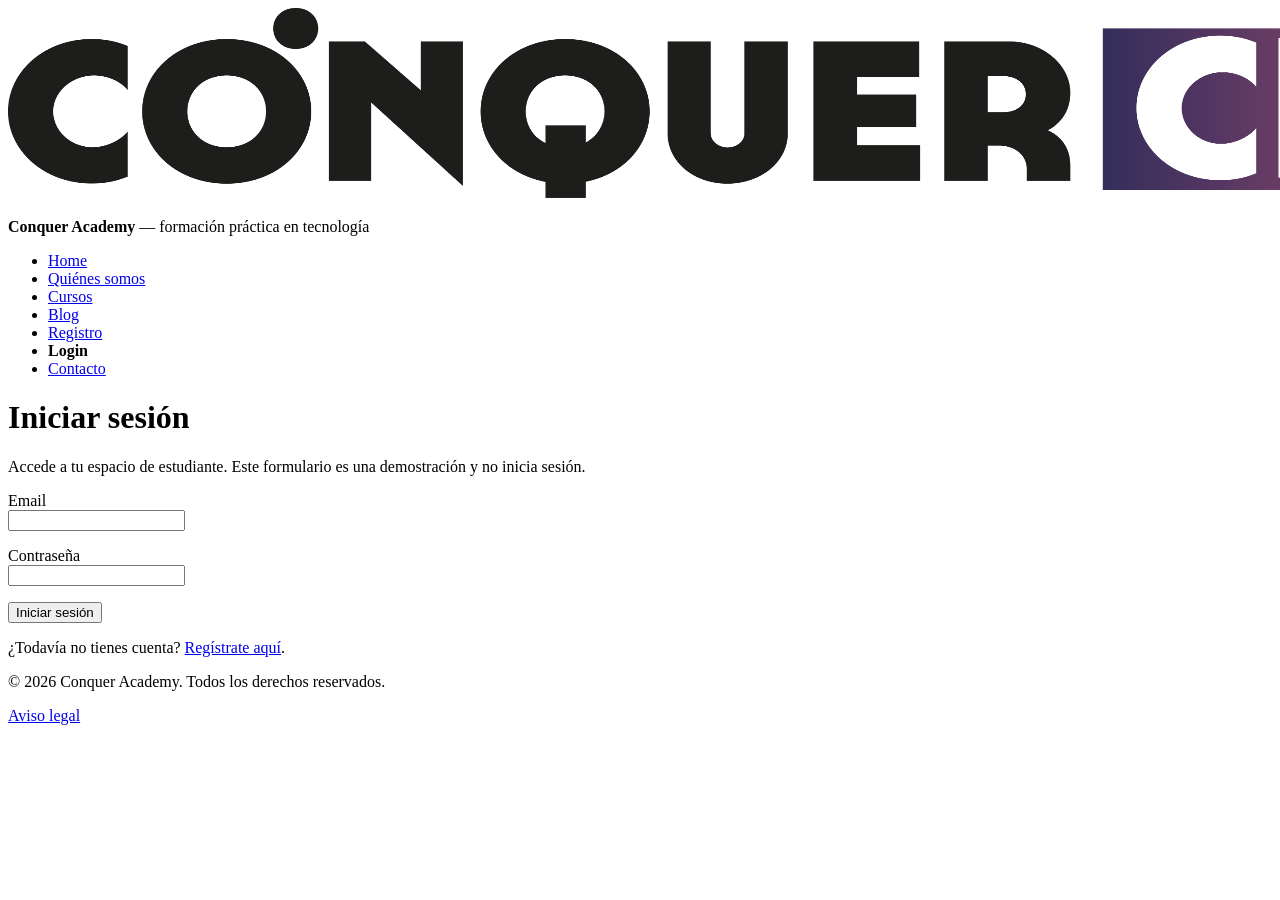
<file: PROYECTO HTML/login.html>
<!doctype html>
<html lang="es">
<head>
  <meta charset="utf-8">
  <meta name="viewport" content="width=device-width, initial-scale=1">
  <title>Login | Conquer Academy</title>
  <meta name="description" content="Accede a tu cuenta de estudiante de Conquer Academy.">
</head>
<body>
  <header>
    <a href="index.html"><img src="img/common/logotipo-conquer-crypto.png" alt="Logotipo de Conquer" width="2000" height="190"></a>
    <p><strong>Conquer Academy</strong> — formación práctica en tecnología</p>
    <nav><ul>
      <li><a href="index.html">Home</a></li><li><a href="quienes-somos.html">Quiénes somos</a></li><li><a href="cursos.html">Cursos</a></li><li><a href="blog.html">Blog</a></li><li><a href="registro.html">Registro</a></li><li><strong>Login</strong></li><li><a href="contacto.html">Contacto</a></li>
    </ul></nav>
  </header>
  <main>
    <h1>Iniciar sesión</h1>
    <p>Accede a tu espacio de estudiante. Este formulario es una demostración y no inicia sesión.</p>
    <form>
      <p><label for="email">Email</label><br><input type="email" id="email" name="email" autocomplete="username" required></p>
      <p><label for="contrasena">Contraseña</label><br><input type="password" id="contrasena" name="contrasena" autocomplete="current-password" required></p>
      <p><button type="submit">Iniciar sesión</button></p>
    </form>
    <p>¿Todavía no tienes cuenta? <a href="registro.html">Regístrate aquí</a>.</p>
  </main>
  <footer><p>&copy; 2026 Conquer Academy. Todos los derechos reservados.</p><p><a href="aviso-legal.html">Aviso legal</a></p></footer>
</body>
</html>
</file>
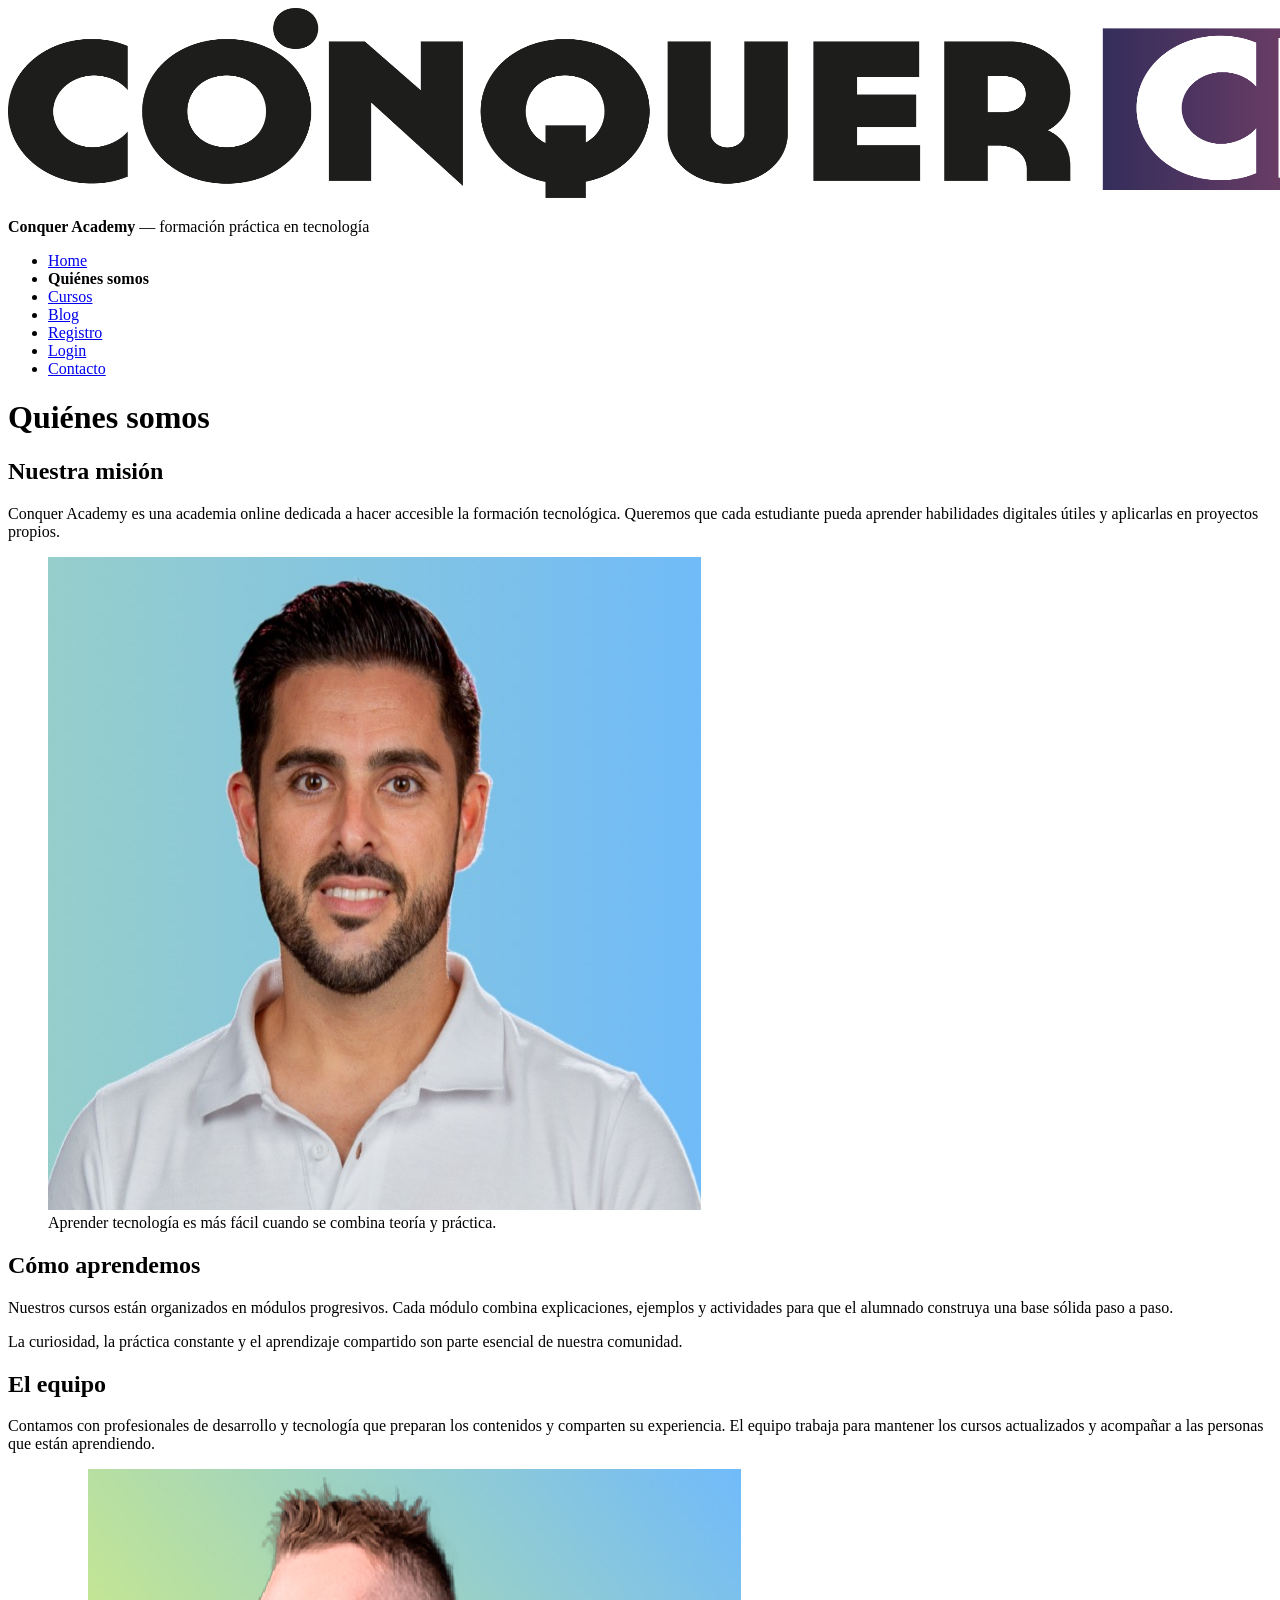
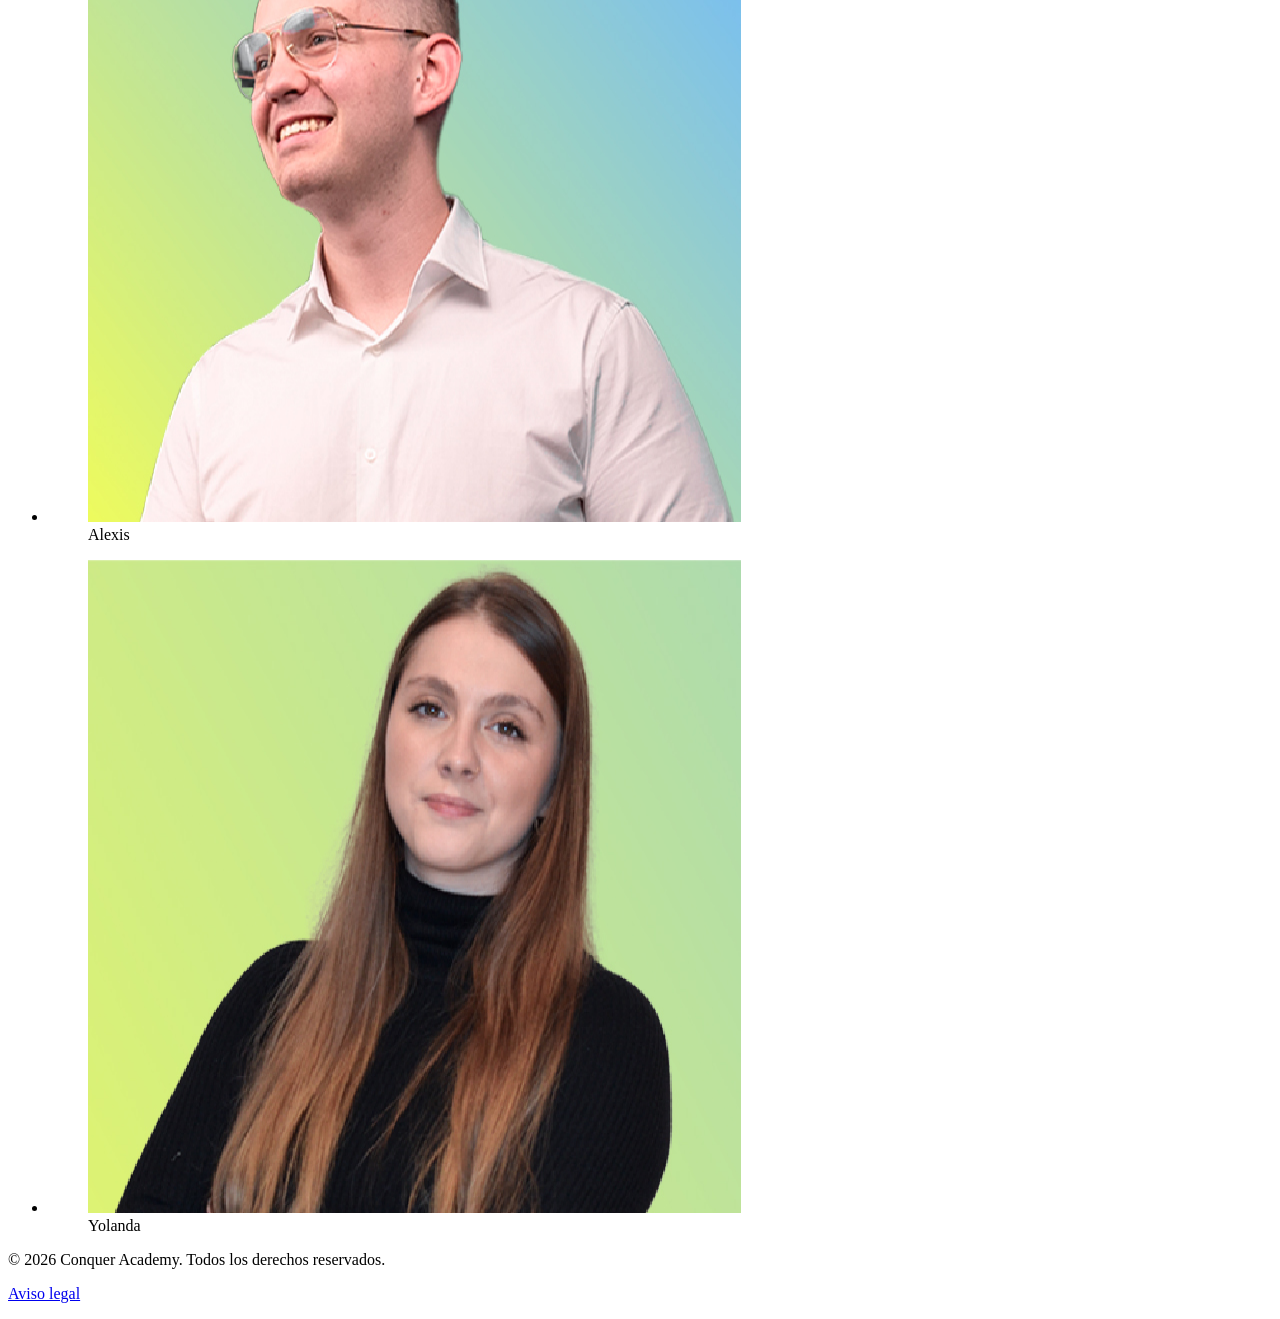
<file: PROYECTO HTML/quienes-somos.html>
<!doctype html>
<html lang="es">
<head>
  <meta charset="utf-8">
  <meta name="viewport" content="width=device-width, initial-scale=1">
  <title>Quiénes somos | Conquer Academy</title>
  <meta name="description" content="Conoce la misión, el método de aprendizaje y el equipo de Conquer Academy.">
</head>
<body>
  <header>
    <a href="index.html"><img src="img/common/logotipo-conquer-crypto.png" alt="Logotipo de Conquer" width="2000" height="190"></a>
    <p><strong>Conquer Academy</strong> — formación práctica en tecnología</p>
    <nav><ul>
      <li><a href="index.html">Home</a></li><li><strong>Quiénes somos</strong></li><li><a href="cursos.html">Cursos</a></li><li><a href="blog.html">Blog</a></li><li><a href="registro.html">Registro</a></li><li><a href="login.html">Login</a></li><li><a href="contacto.html">Contacto</a></li>
    </ul></nav>
  </header>
  <main>
    <h1>Quiénes somos</h1>
    <section>
      <h2>Nuestra misión</h2>
      <p>Conquer Academy es una academia online dedicada a hacer accesible la formación tecnológica. Queremos que cada estudiante pueda aprender habilidades digitales útiles y aplicarlas en proyectos propios.</p>
      <figure><img src="img/quienes-somos/bienvenido.jpeg" alt="Miembro del equipo de Conquer Academy dando la bienvenida" width="653" height="653"><figcaption>Aprender tecnología es más fácil cuando se combina teoría y práctica.</figcaption></figure>
    </section>
    <section>
      <h2>Cómo aprendemos</h2>
      <p>Nuestros cursos están organizados en módulos progresivos. Cada módulo combina explicaciones, ejemplos y actividades para que el alumnado construya una base sólida paso a paso.</p>
      <p>La curiosidad, la práctica constante y el aprendizaje compartido son parte esencial de nuestra comunidad.</p>
    </section>
    <section>
      <h2>El equipo</h2>
      <p>Contamos con profesionales de desarrollo y tecnología que preparan los contenidos y comparten su experiencia. El equipo trabaja para mantener los cursos actualizados y acompañar a las personas que están aprendiendo.</p>
      <ul>
        <li>
          <figure>
            <img src="img/quienes-somos/alexis.jpeg" alt="Alexis, miembro del equipo de Conquer Academy" width="653" height="653">
            <figcaption>Alexis</figcaption>
          </figure>
        </li>
        <li>
          <figure>
            <img src="img/quienes-somos/yolanda.jpeg" alt="Yolanda, miembro del equipo de Conquer Academy" width="653" height="653">
            <figcaption>Yolanda</figcaption>
          </figure>
        </li>
      </ul>
    </section>
    
  </main>
  <footer><p>&copy; 2026 Conquer Academy. Todos los derechos reservados.</p><p><a href="aviso-legal.html">Aviso legal</a></p></footer>
</body>
</html>
</file>
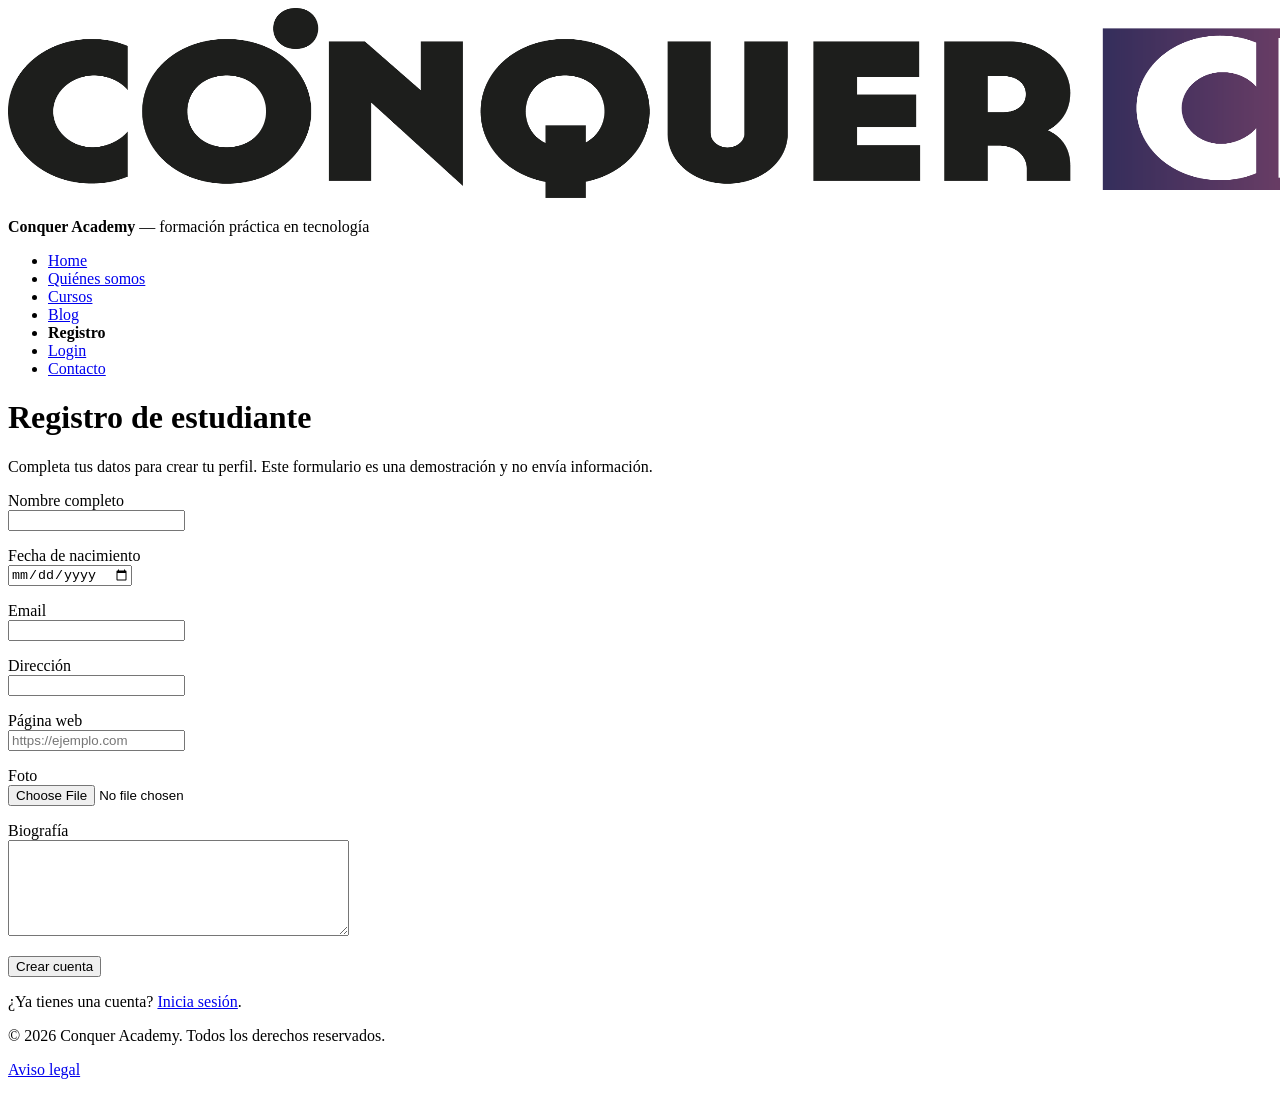
<file: PROYECTO HTML/registro.html>
<!doctype html>
<html lang="es">
<head>
  <meta charset="utf-8">
  <meta name="viewport" content="width=device-width, initial-scale=1">
  <title>Registro | Conquer Academy</title>
  <meta name="description" content="Crea tu perfil de estudiante en Conquer Academy mediante el formulario de registro.">
</head>
<body>
  <header>
    <a href="index.html"><img src="img/common/logotipo-conquer-crypto.png" alt="Logotipo de Conquer" width="2000" height="190"></a>
    <p><strong>Conquer Academy</strong> — formación práctica en tecnología</p>
    <nav><ul>
      <li><a href="index.html">Home</a></li><li><a href="quienes-somos.html">Quiénes somos</a></li><li><a href="cursos.html">Cursos</a></li><li><a href="blog.html">Blog</a></li><li><strong>Registro</strong></li><li><a href="login.html">Login</a></li><li><a href="contacto.html">Contacto</a></li>
    </ul></nav>
  </header>
  <main>
    <h1>Registro de estudiante</h1>
    <p>Completa tus datos para crear tu perfil. Este formulario es una demostración y no envía información.</p>
    <form>
      <p><label for="nombre">Nombre completo</label><br><input type="text" id="nombre" name="nombre" autocomplete="name" required></p>
      <p><label for="nacimiento">Fecha de nacimiento</label><br><input type="date" id="nacimiento" name="nacimiento" required></p>
      <p><label for="email">Email</label><br><input type="email" id="email" name="email" autocomplete="email" required></p>
      <p><label for="direccion">Dirección</label><br><input type="text" id="direccion" name="direccion" autocomplete="street-address"></p>
      <p><label for="web">Página web</label><br><input type="url" id="web" name="web" placeholder="https://ejemplo.com"></p>
      <p><label for="foto">Foto</label><br><input type="file" id="foto" name="foto" accept="image/*"></p>
      <p><label for="biografia">Biografía</label><br><textarea id="biografia" name="biografia" rows="6" cols="40"></textarea></p>
      <p><button type="submit">Crear cuenta</button></p>
    </form>
    <p>¿Ya tienes una cuenta? <a href="login.html">Inicia sesión</a>.</p>
  </main>
  <footer><p>&copy; 2026 Conquer Academy. Todos los derechos reservados.</p><p><a href="aviso-legal.html">Aviso legal</a></p></footer>
</body>
</html>
</file>
